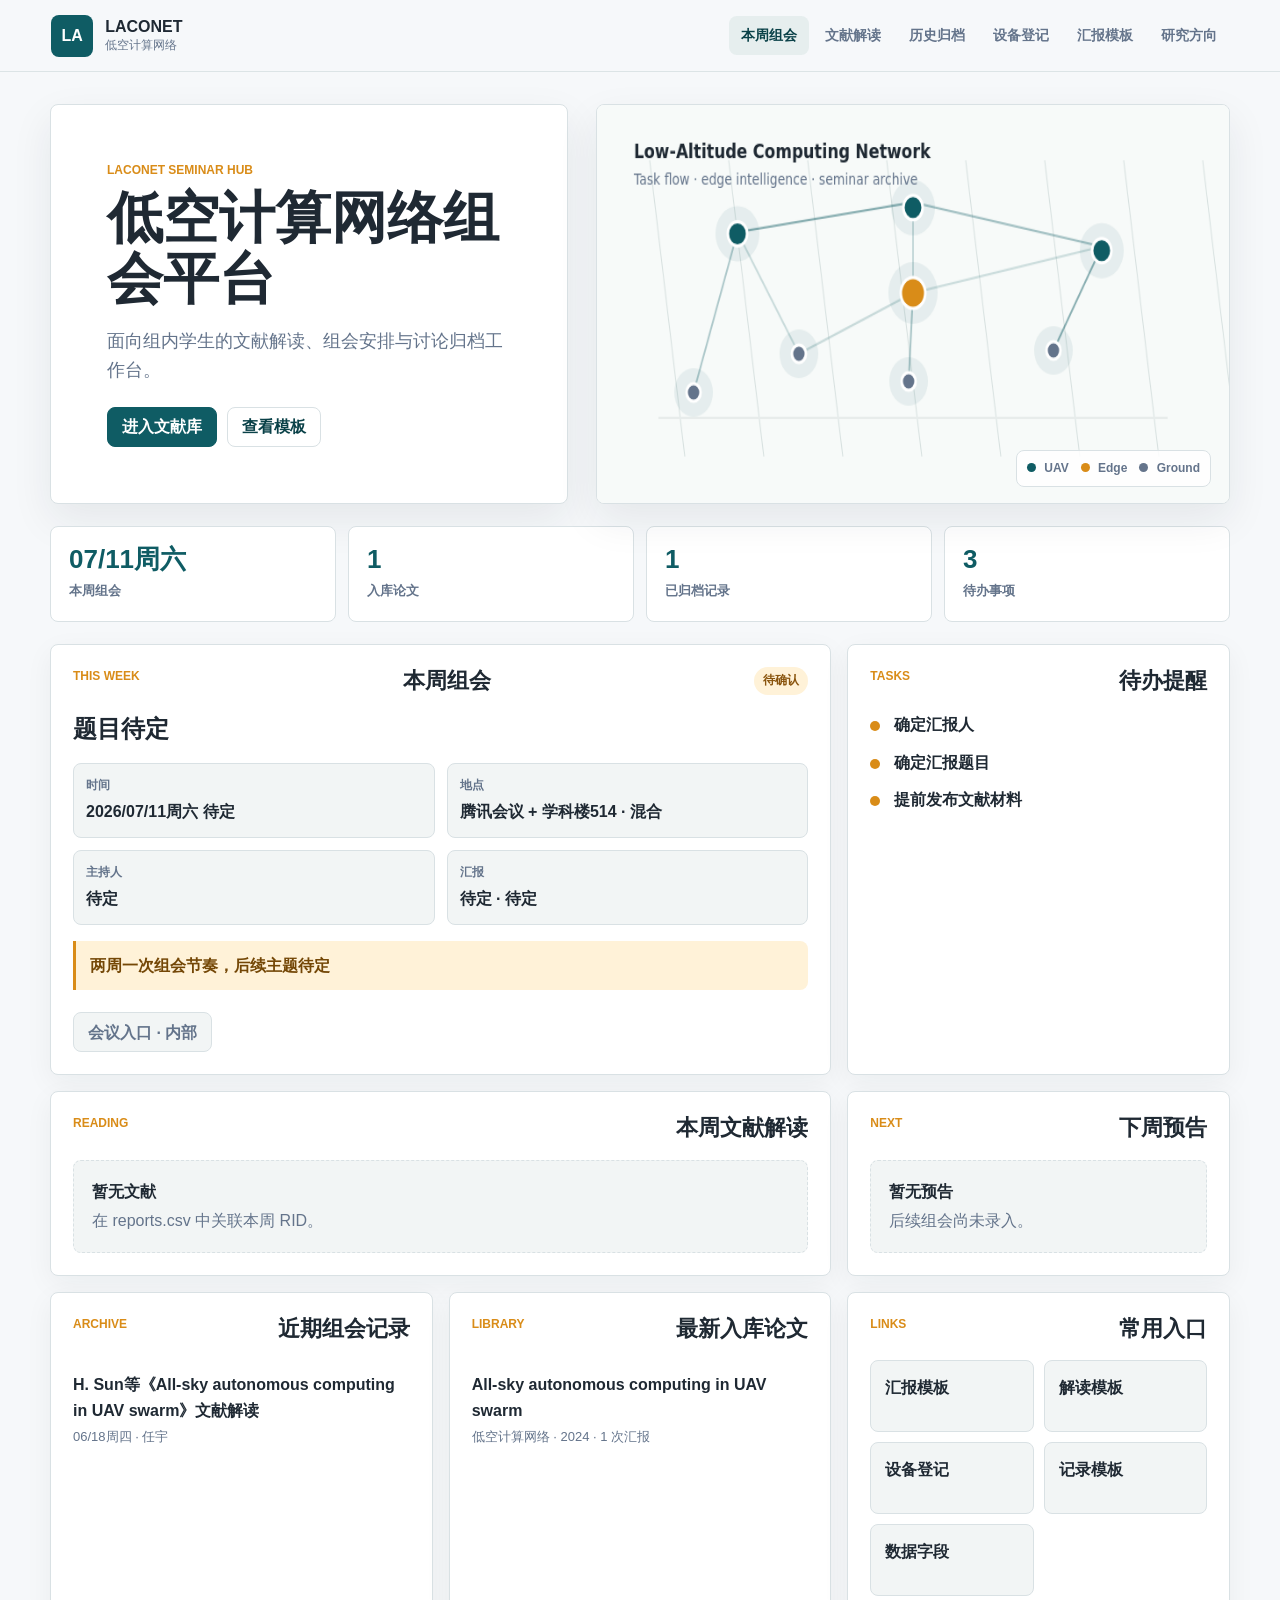
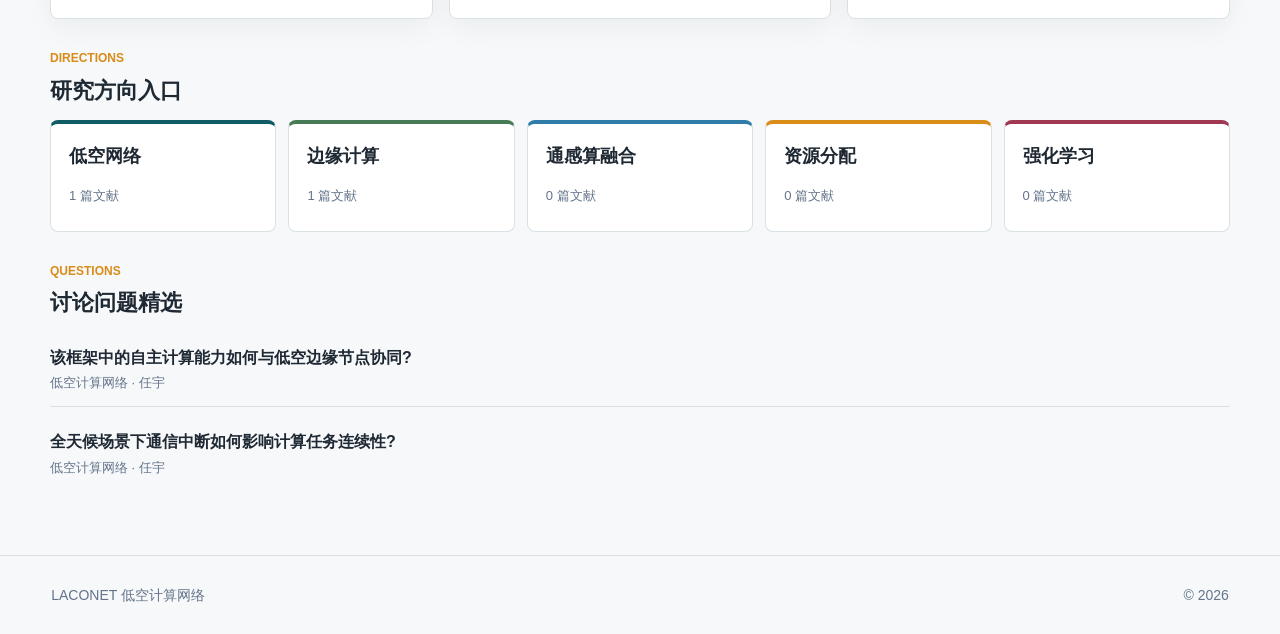
<file: index.html>
<!doctype html>
<html lang="zh-CN">
  <head>
    <meta charset="utf-8">
    <meta name="viewport" content="width=device-width, initial-scale=1">
    <title>LACONET 低空计算网络组会平台</title>
    <meta name="description" content="LACONET 低空计算网络组会、文献解读与讨论归档工作台。">
    <link rel="icon" href="assets/favicon.svg" type="image/svg+xml">
    <link rel="stylesheet" href="assets/css/styles.css?v=20260904-pid-rid">
  </head>
  <body data-page="home">
    <header class="site-header">
      <a class="brand" href="index.html" aria-label="LACONET 首页">
        <span class="brand-mark">LA</span>
        <span>
          <strong>LACONET</strong>
          <small>低空计算网络</small>
        </span>
      </a>
      <nav class="site-nav" aria-label="主导航">
        <a href="index.html" data-nav="home">本周组会</a>
        <a href="papers.html" data-nav="papers">文献解读</a>
        <a href="archive.html" data-nav="archive">历史归档</a>
        <a href="equipment.html" data-nav="equipment">设备登记</a>
        <a href="templates.html" data-nav="templates">汇报模板</a>
        <a href="directions.html" data-nav="directions">研究方向</a>
      </nav>
    </header>

    <main class="page-shell">
      <section class="workbench-hero">
        <div class="hero-copy">
          <p class="eyebrow">LACONET Seminar Hub</p>
          <h1>低空计算网络组会平台</h1>
          <p class="hero-lede">面向组内学生的文献解读、组会安排与讨论归档工作台。</p>
          <div class="hero-actions">
            <a class="button primary" href="papers.html">进入文献库</a>
            <a class="button ghost" href="templates.html">查看模板</a>
          </div>
        </div>
        <div class="network-panel" aria-label="低空网络拓扑视图">
          <canvas id="networkCanvas" width="720" height="360"></canvas>
          <div class="network-legend">
            <span><i class="legend-dot air"></i> UAV</span>
            <span><i class="legend-dot edge"></i> Edge</span>
            <span><i class="legend-dot ground"></i> Ground</span>
          </div>
        </div>
      </section>

      <section class="metric-strip" aria-label="组会概览">
        <article>
          <span id="metricMeetingDate">--</span>
          <strong>本周组会</strong>
        </article>
        <article>
          <span id="metricPaperCount">--</span>
          <strong>入库论文</strong>
        </article>
        <article>
          <span id="metricArchiveCount">--</span>
          <strong>已归档记录</strong>
        </article>
        <article>
          <span id="metricTodoCount">--</span>
          <strong>待办事项</strong>
        </article>
      </section>

      <section class="dashboard-grid">
        <article class="card span-2" id="currentMeetingCard">
          <div class="card-head">
            <p class="eyebrow">This Week</p>
            <h2>本周组会</h2>
          </div>
          <div class="skeleton-block"></div>
        </article>

        <article class="card" id="todoCard">
          <div class="card-head">
            <p class="eyebrow">Tasks</p>
            <h2>待办提醒</h2>
          </div>
          <div class="skeleton-block small"></div>
        </article>

        <article class="card span-2" id="currentPapersCard">
          <div class="card-head">
            <p class="eyebrow">Reading</p>
            <h2>本周文献解读</h2>
          </div>
          <div class="skeleton-block"></div>
        </article>

        <article class="card" id="nextMeetingCard">
          <div class="card-head">
            <p class="eyebrow">Next</p>
            <h2>下周预告</h2>
          </div>
          <div class="skeleton-block small"></div>
        </article>

        <article class="card" id="recentMeetingsCard">
          <div class="card-head">
            <p class="eyebrow">Archive</p>
            <h2>近期组会记录</h2>
          </div>
          <div class="skeleton-block"></div>
        </article>

        <article class="card" id="latestPapersCard">
          <div class="card-head">
            <p class="eyebrow">Library</p>
            <h2>最新入库论文</h2>
          </div>
          <div class="skeleton-block"></div>
        </article>

        <article class="card" id="quickLinksCard">
          <div class="card-head">
            <p class="eyebrow">Links</p>
            <h2>常用入口</h2>
          </div>
          <div class="quick-link-grid">
            <a href="templates.html">汇报模板</a>
            <a href="templates.html">解读模板</a>
            <a href="equipment.html">设备登记</a>
            <a href="templates.html">记录模板</a>
            <a href="docs/data-schema.md">数据字段</a>
          </div>
        </article>
      </section>

      <section class="section-block">
        <div class="section-title">
          <p class="eyebrow">Directions</p>
          <h2>研究方向入口</h2>
        </div>
        <div class="direction-grid" id="homeDirections"></div>
      </section>

      <section class="section-block">
        <div class="section-title">
          <p class="eyebrow">Questions</p>
          <h2>讨论问题精选</h2>
        </div>
        <div class="question-list" id="discussionQuestions"></div>
      </section>
    </main>

    <footer class="site-footer">
      <span>LACONET 低空计算网络</span>
      <span>© <span id="currentYear"></span></span>
    </footer>

    <script src="assets/js/data.js?v=20260904-pid-rid"></script>
    <script src="assets/js/main.js?v=20260904-pid-rid"></script>
  </body>
</html>
</file>
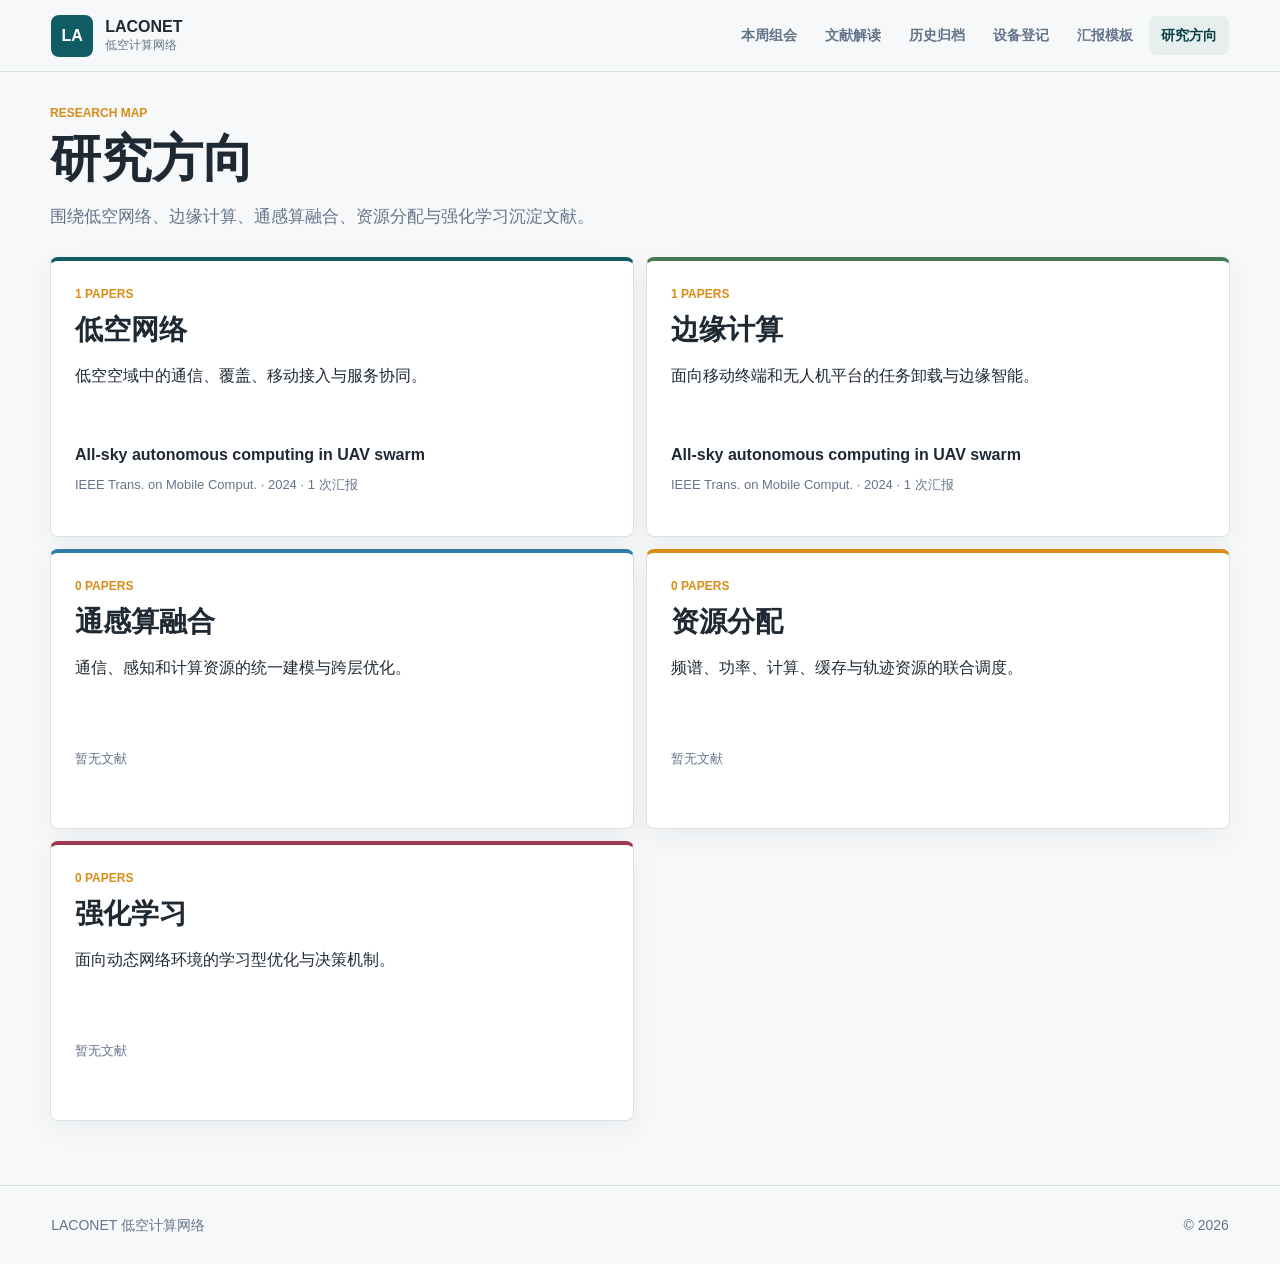
<file: directions.html>
<!doctype html>
<html lang="zh-CN">
  <head>
    <meta charset="utf-8">
    <meta name="viewport" content="width=device-width, initial-scale=1">
    <title>研究方向 | LACONET</title>
    <meta name="description" content="LACONET 低空计算网络研究方向与文献分布。">
    <link rel="icon" href="assets/favicon.svg" type="image/svg+xml">
    <link rel="stylesheet" href="assets/css/styles.css?v=20260904-pid-rid">
  </head>
  <body data-page="directions">
    <header class="site-header">
      <a class="brand" href="index.html" aria-label="LACONET 首页">
        <span class="brand-mark">LA</span>
        <span>
          <strong>LACONET</strong>
          <small>低空计算网络</small>
        </span>
      </a>
      <nav class="site-nav" aria-label="主导航">
        <a href="index.html" data-nav="home">本周组会</a>
        <a href="papers.html" data-nav="papers">文献解读</a>
        <a href="archive.html" data-nav="archive">历史归档</a>
        <a href="equipment.html" data-nav="equipment">设备登记</a>
        <a href="templates.html" data-nav="templates">汇报模板</a>
        <a href="directions.html" data-nav="directions">研究方向</a>
      </nav>
    </header>

    <main class="page-shell">
      <section class="page-heading">
        <p class="eyebrow">Research Map</p>
        <h1>研究方向</h1>
        <p>围绕低空网络、边缘计算、通感算融合、资源分配与强化学习沉淀文献。</p>
      </section>

      <section class="direction-map" id="directionMap"></section>
    </main>

    <footer class="site-footer">
      <span>LACONET 低空计算网络</span>
      <span>© <span id="currentYear"></span></span>
    </footer>

    <script src="assets/js/data.js?v=20260904-pid-rid"></script>
    <script src="assets/js/main.js?v=20260904-pid-rid"></script>
  </body>
</html>
</file>
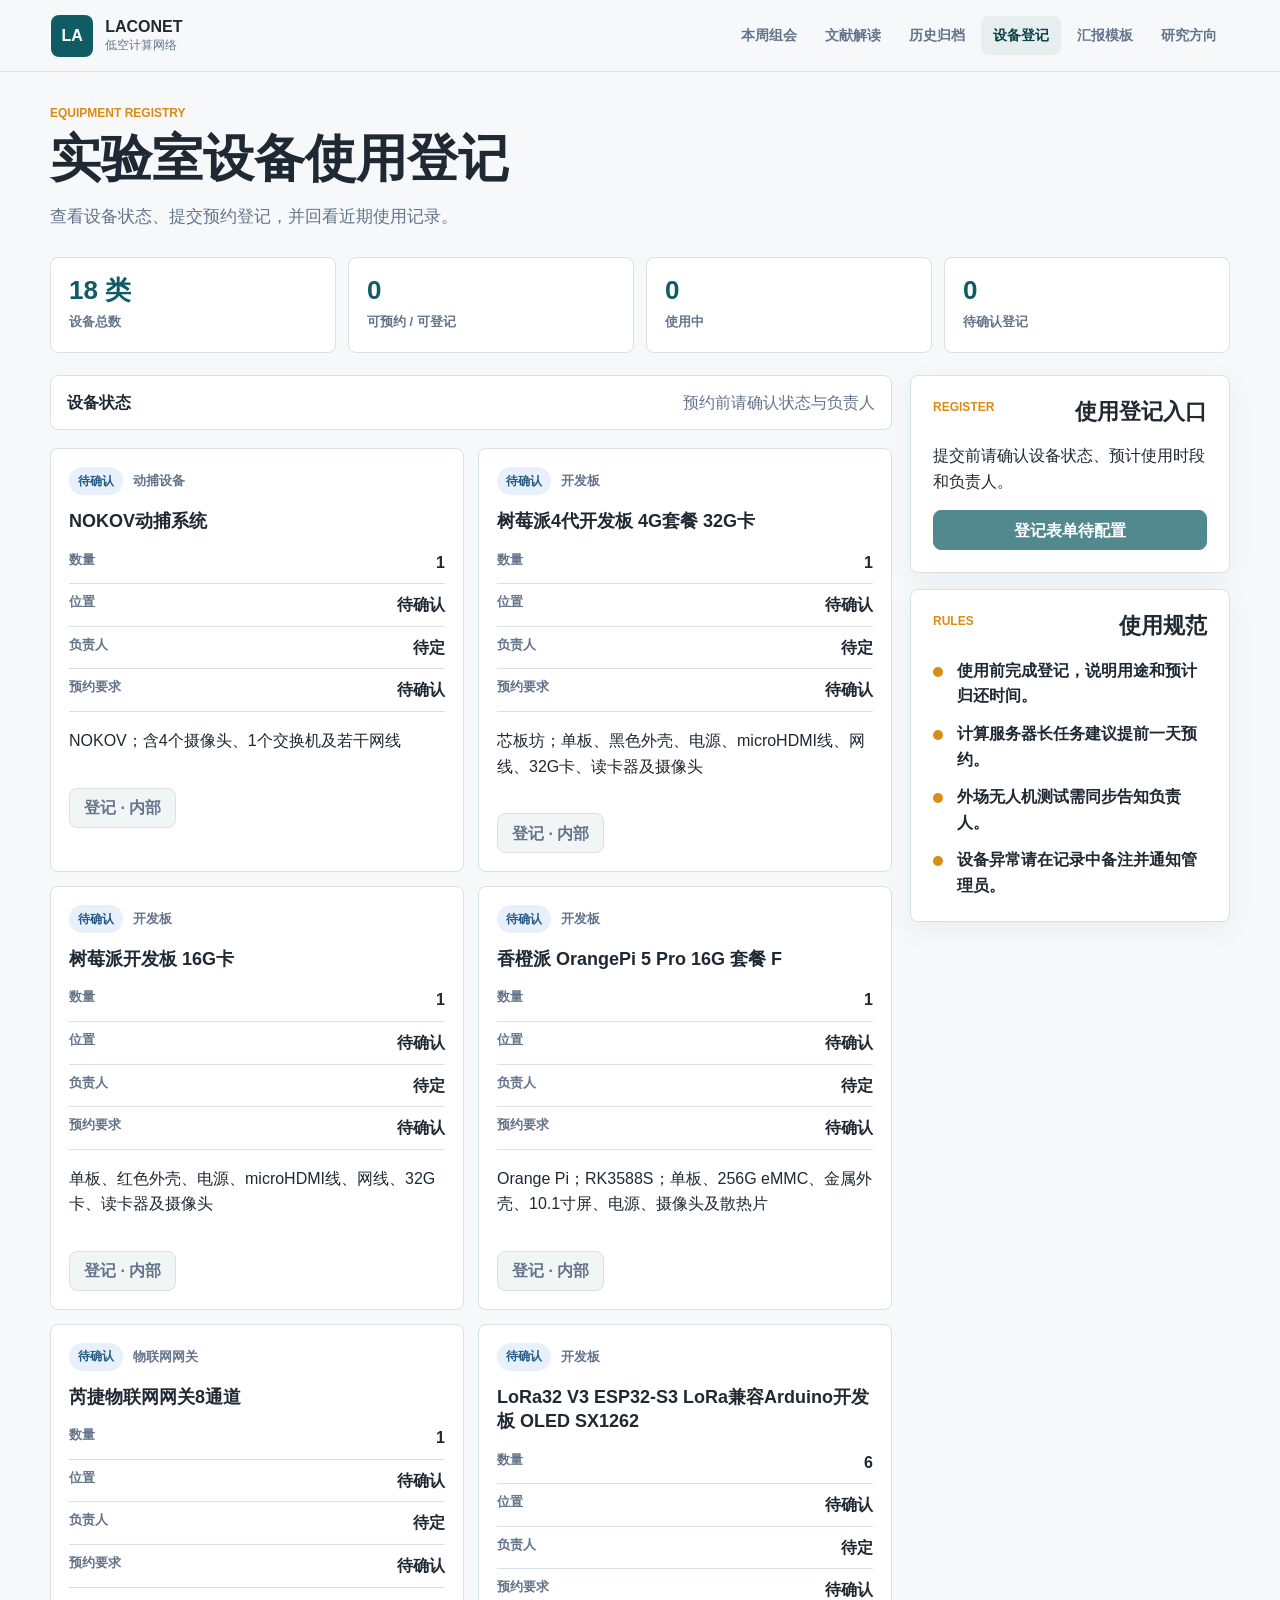
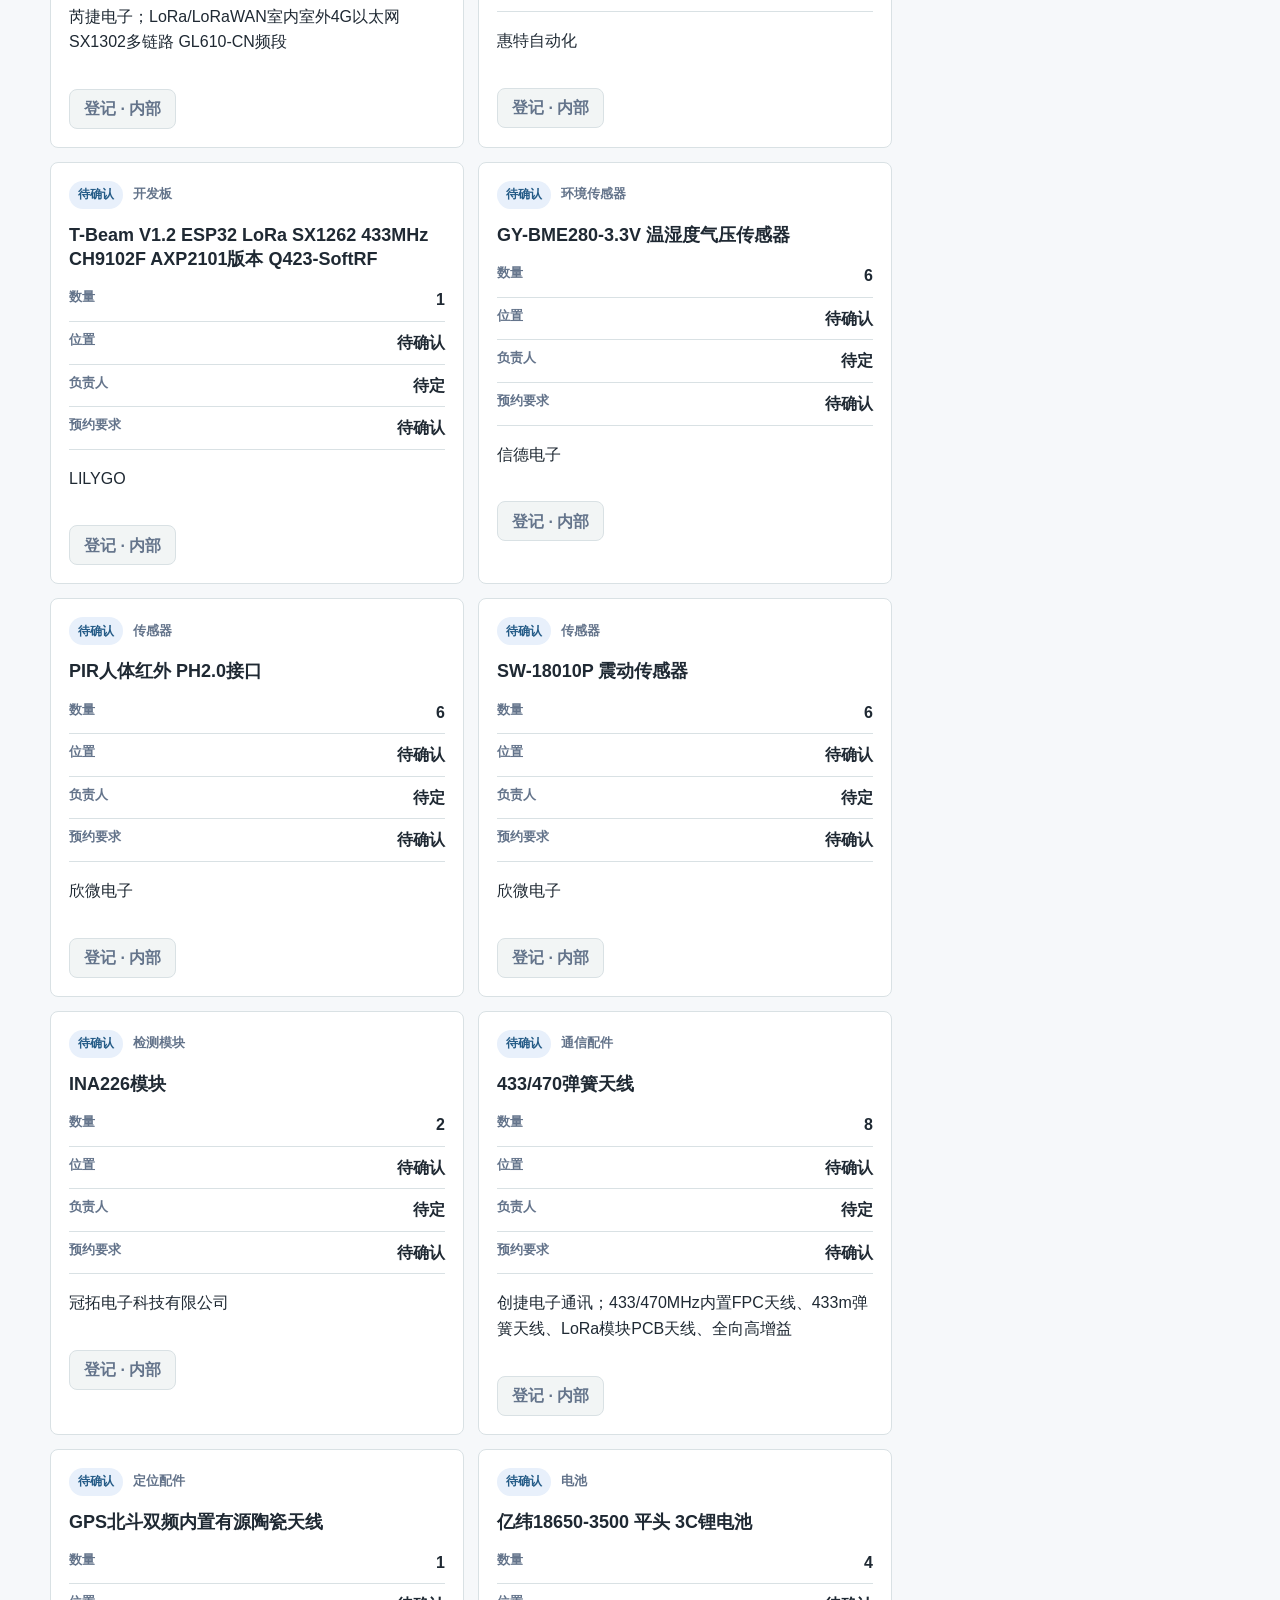
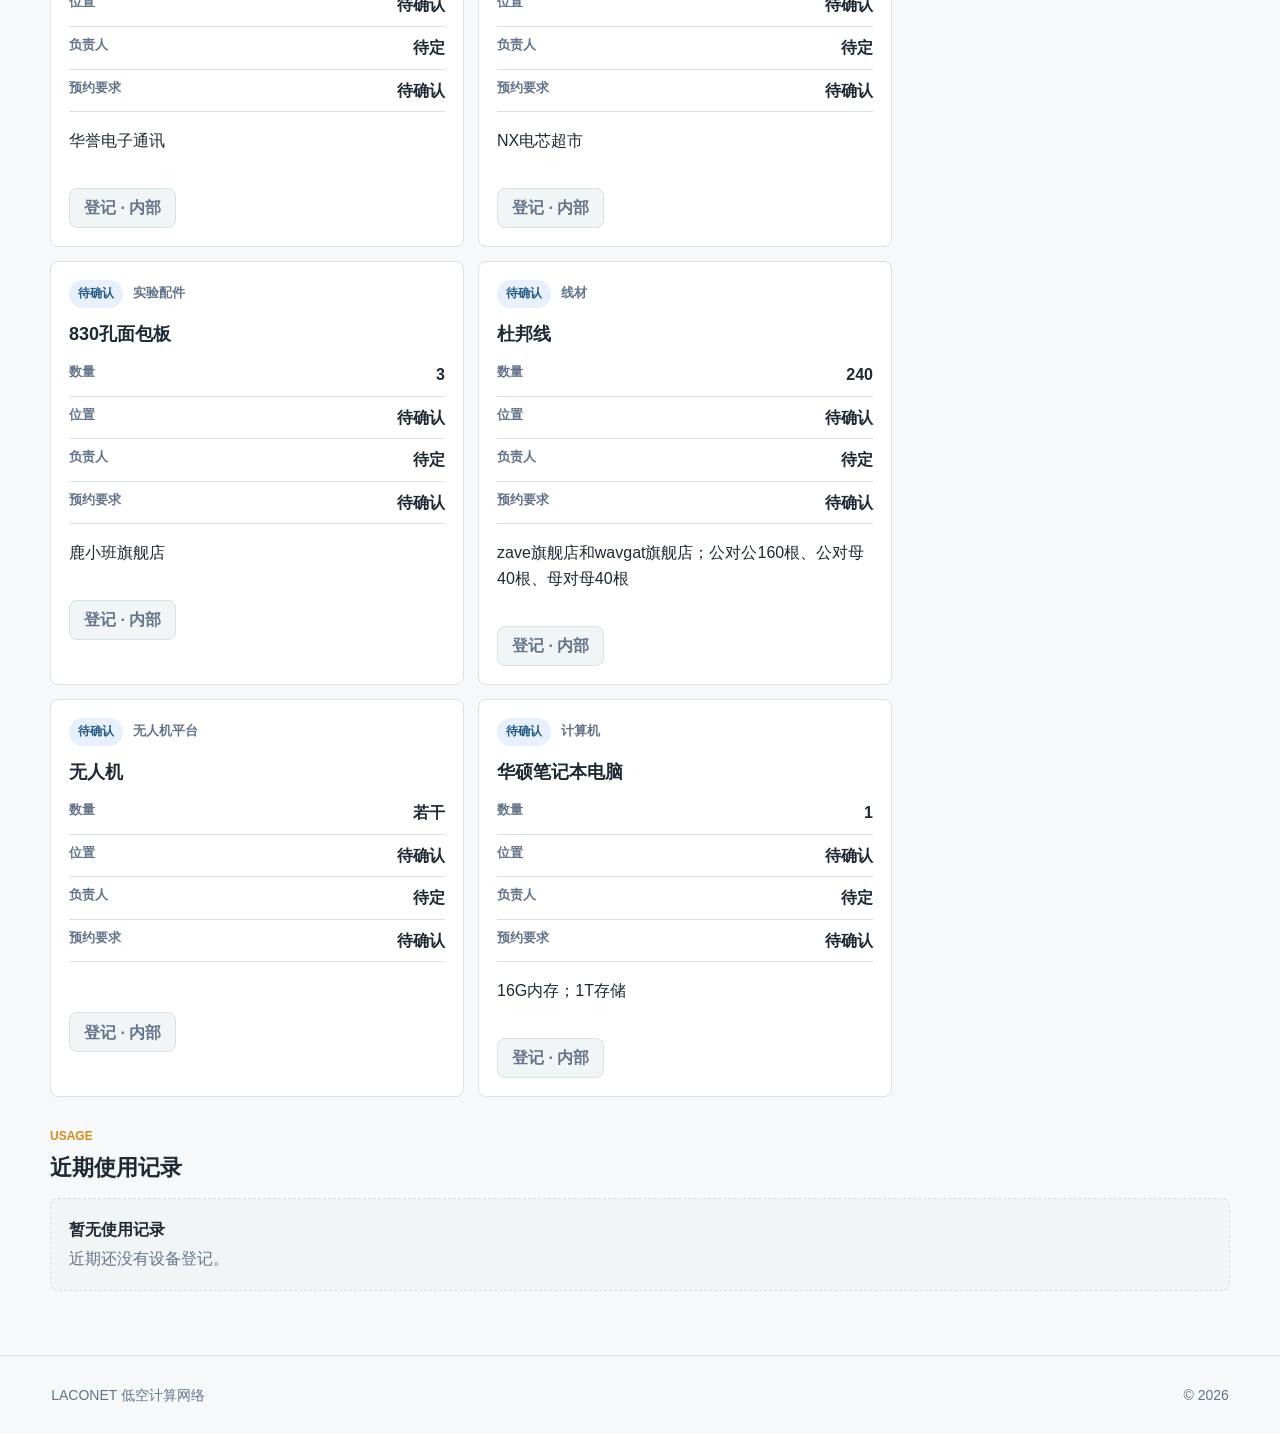
<file: equipment.html>
<!doctype html>
<html lang="zh-CN">
  <head>
    <meta charset="utf-8">
    <meta name="viewport" content="width=device-width, initial-scale=1">
    <title>设备登记 | LACONET</title>
    <meta name="description" content="LACONET 实验室设备状态、预约登记与使用记录。">
    <link rel="icon" href="assets/favicon.svg" type="image/svg+xml">
    <link rel="stylesheet" href="assets/css/styles.css?v=20260904-pid-rid">
  </head>
  <body data-page="equipment">
    <header class="site-header">
      <a class="brand" href="index.html" aria-label="LACONET 首页">
        <span class="brand-mark">LA</span>
        <span>
          <strong>LACONET</strong>
          <small>低空计算网络</small>
        </span>
      </a>
      <nav class="site-nav" aria-label="主导航">
        <a href="index.html" data-nav="home">本周组会</a>
        <a href="papers.html" data-nav="papers">文献解读</a>
        <a href="archive.html" data-nav="archive">历史归档</a>
        <a href="equipment.html" data-nav="equipment">设备登记</a>
        <a href="templates.html" data-nav="templates">汇报模板</a>
        <a href="directions.html" data-nav="directions">研究方向</a>
      </nav>
    </header>

    <main class="page-shell">
      <section class="page-heading">
        <p class="eyebrow">Equipment Registry</p>
        <h1>实验室设备使用登记</h1>
        <p>查看设备状态、提交预约登记，并回看近期使用记录。</p>
      </section>

      <section class="metric-strip equipment-metrics" aria-label="设备概览">
        <article>
          <span id="metricEquipmentTotal">--</span>
          <strong>设备总数</strong>
        </article>
        <article>
          <span id="metricEquipmentAvailable">--</span>
          <strong>可预约 / 可登记</strong>
        </article>
        <article>
          <span id="metricEquipmentUsing">--</span>
          <strong>使用中</strong>
        </article>
        <article>
          <span id="metricUsagePending">--</span>
          <strong>待确认登记</strong>
        </article>
      </section>

      <section class="equipment-layout">
        <section class="equipment-main">
          <div class="result-toolbar">
            <strong>设备状态</strong>
            <span>预约前请确认状态与负责人</span>
          </div>
          <div class="equipment-grid" id="equipmentGrid">
            <div class="skeleton-block"></div>
          </div>
        </section>

        <aside class="equipment-side">
          <article class="card" id="registrationCard">
            <div class="card-head">
              <p class="eyebrow">Register</p>
              <h2>使用登记入口</h2>
            </div>
            <div class="skeleton-block small"></div>
          </article>

          <article class="card">
            <div class="card-head">
              <p class="eyebrow">Rules</p>
              <h2>使用规范</h2>
            </div>
            <ul class="check-list">
              <li>使用前完成登记，说明用途和预计归还时间。</li>
              <li>计算服务器长任务建议提前一天预约。</li>
              <li>外场无人机测试需同步告知负责人。</li>
              <li>设备异常请在记录中备注并通知管理员。</li>
            </ul>
          </article>
        </aside>
      </section>

      <section class="section-block">
        <div class="section-title">
          <p class="eyebrow">Usage</p>
          <h2>近期使用记录</h2>
        </div>
        <div class="usage-list" id="usageList">
          <div class="skeleton-block"></div>
        </div>
      </section>
    </main>

    <footer class="site-footer">
      <span>LACONET 低空计算网络</span>
      <span>© <span id="currentYear"></span></span>
    </footer>

    <script src="assets/js/data.js?v=20260904-pid-rid"></script>
    <script src="assets/js/main.js?v=20260904-pid-rid"></script>
  </body>
</html>
</file>
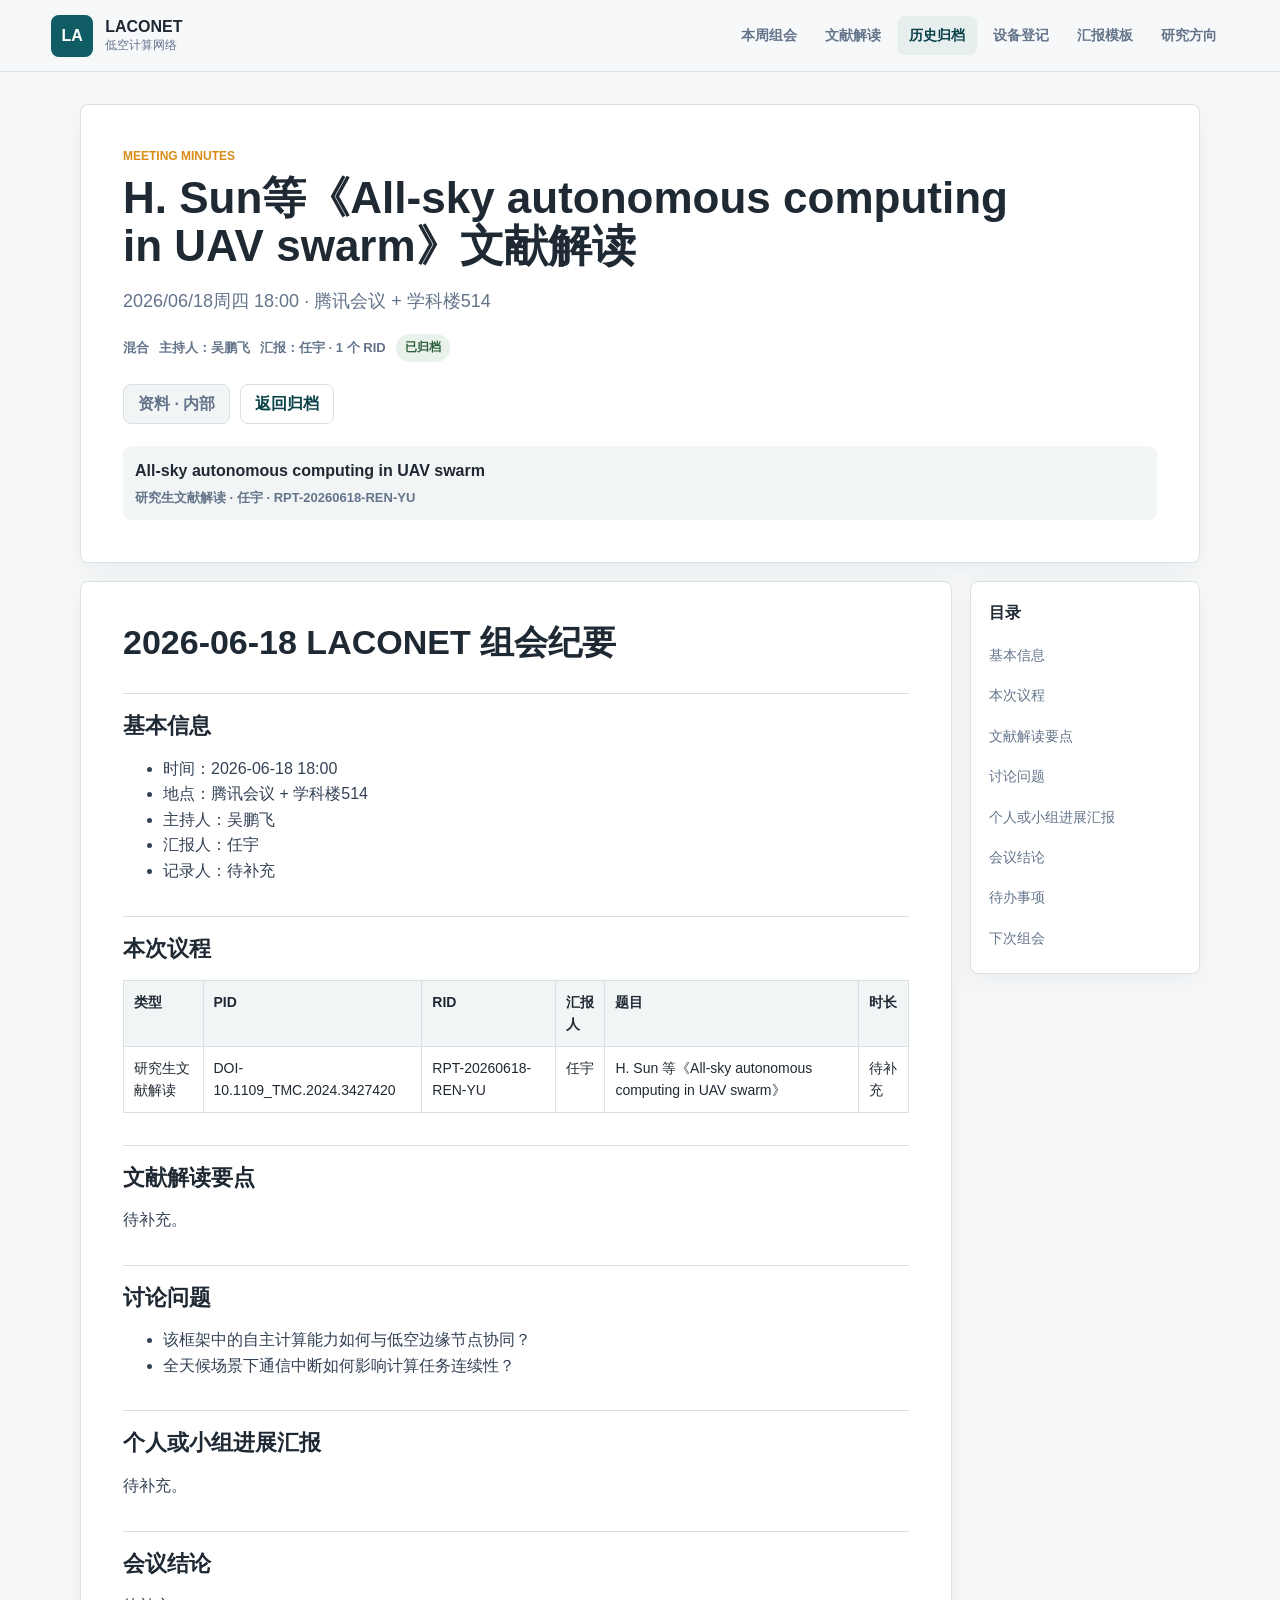
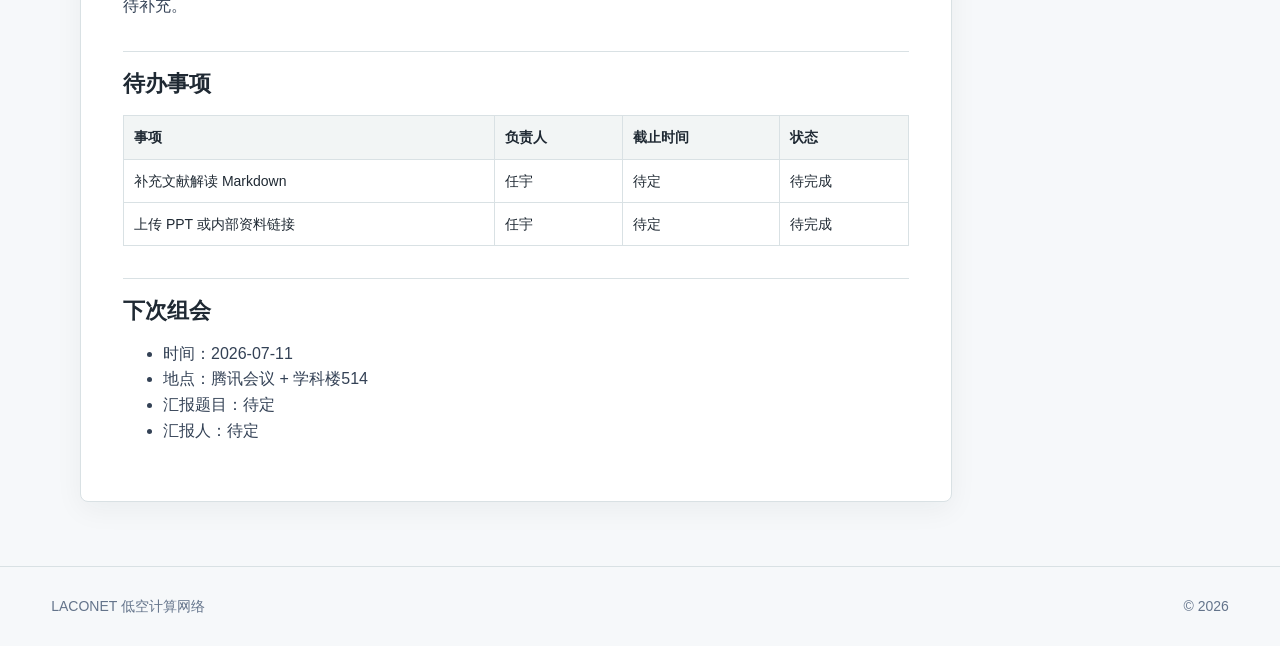
<file: meeting.html>
<!doctype html>
<html lang="zh-CN">
  <head>
    <meta charset="utf-8">
    <meta name="viewport" content="width=device-width, initial-scale=1">
    <title>会议纪要 | LACONET</title>
    <meta name="description" content="LACONET 组会会议纪要详情页。">
    <link rel="icon" href="assets/favicon.svg" type="image/svg+xml">
    <link rel="stylesheet" href="assets/css/styles.css?v=20260904-pid-rid">
  </head>
  <body data-page="meeting-detail">
    <header class="site-header">
      <a class="brand" href="index.html" aria-label="LACONET 首页">
        <span class="brand-mark">LA</span>
        <span>
          <strong>LACONET</strong>
          <small>低空计算网络</small>
        </span>
      </a>
      <nav class="site-nav" aria-label="主导航">
        <a href="index.html" data-nav="home">本周组会</a>
        <a href="papers.html" data-nav="papers">文献解读</a>
        <a href="archive.html" data-nav="archive">历史归档</a>
        <a href="equipment.html" data-nav="equipment">设备登记</a>
        <a href="templates.html" data-nav="templates">汇报模板</a>
        <a href="directions.html" data-nav="directions">研究方向</a>
      </nav>
    </header>

    <main class="page-shell detail-shell">
      <section class="paper-hero" id="meetingHero">
        <div class="skeleton-block"></div>
      </section>

      <div class="detail-layout">
        <article class="article-body" id="meetingArticle">
          <div class="skeleton-block tall"></div>
        </article>
        <aside class="toc-panel" aria-label="会议纪要目录">
          <strong>目录</strong>
          <nav id="meetingToc"></nav>
        </aside>
      </div>
    </main>

    <footer class="site-footer">
      <span>LACONET 低空计算网络</span>
      <span>© <span id="currentYear"></span></span>
    </footer>

    <script src="assets/js/data.js?v=20260904-pid-rid"></script>
    <script src="assets/js/main.js?v=20260904-pid-rid"></script>
  </body>
</html>
</file>
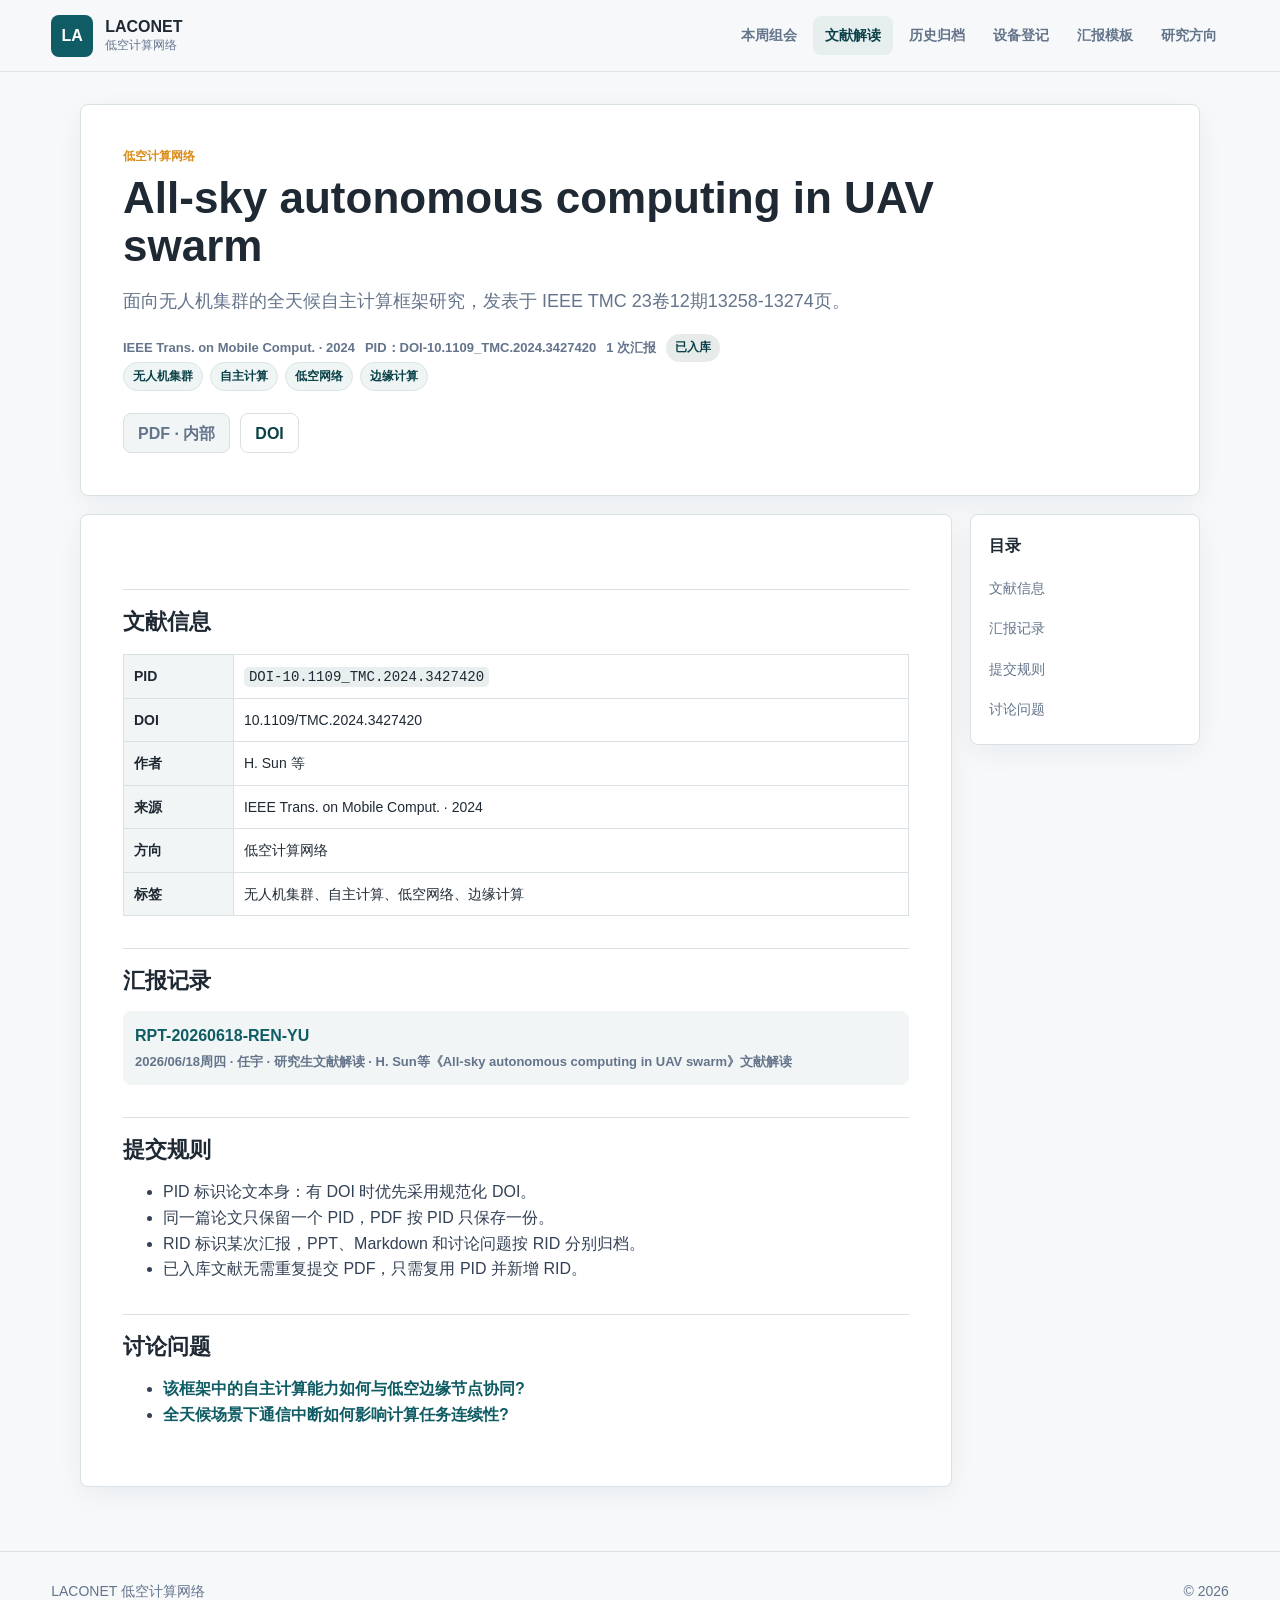
<file: paper.html>
<!doctype html>
<html lang="zh-CN">
  <head>
    <meta charset="utf-8">
    <meta name="viewport" content="width=device-width, initial-scale=1">
    <title>论文详情 | LACONET</title>
    <meta name="description" content="LACONET 论文详情页，按 PID 展示论文信息与关联汇报。">
    <link rel="icon" href="assets/favicon.svg" type="image/svg+xml">
    <link rel="stylesheet" href="assets/css/styles.css?v=20260904-pid-rid">
  </head>
  <body data-page="paper-detail">
    <header class="site-header">
      <a class="brand" href="index.html" aria-label="LACONET 首页">
        <span class="brand-mark">LA</span>
        <span>
          <strong>LACONET</strong>
          <small>低空计算网络</small>
        </span>
      </a>
      <nav class="site-nav" aria-label="主导航">
        <a href="index.html" data-nav="home">本周组会</a>
        <a href="papers.html" data-nav="papers">文献解读</a>
        <a href="archive.html" data-nav="archive">历史归档</a>
        <a href="equipment.html" data-nav="equipment">设备登记</a>
        <a href="templates.html" data-nav="templates">汇报模板</a>
        <a href="directions.html" data-nav="directions">研究方向</a>
      </nav>
    </header>

    <main class="page-shell detail-shell">
      <section class="paper-hero" id="paperHero">
        <div class="skeleton-block"></div>
      </section>

      <div class="detail-layout">
        <article class="article-body" id="paperArticle">
          <div class="skeleton-block tall"></div>
        </article>
        <aside class="toc-panel" aria-label="文献目录">
          <strong>目录</strong>
          <nav id="paperToc"></nav>
        </aside>
      </div>
    </main>

    <footer class="site-footer">
      <span>LACONET 低空计算网络</span>
      <span>© <span id="currentYear"></span></span>
    </footer>

    <script src="assets/js/data.js?v=20260904-pid-rid"></script>
    <script src="assets/js/main.js?v=20260904-pid-rid"></script>
  </body>
</html>
</file>
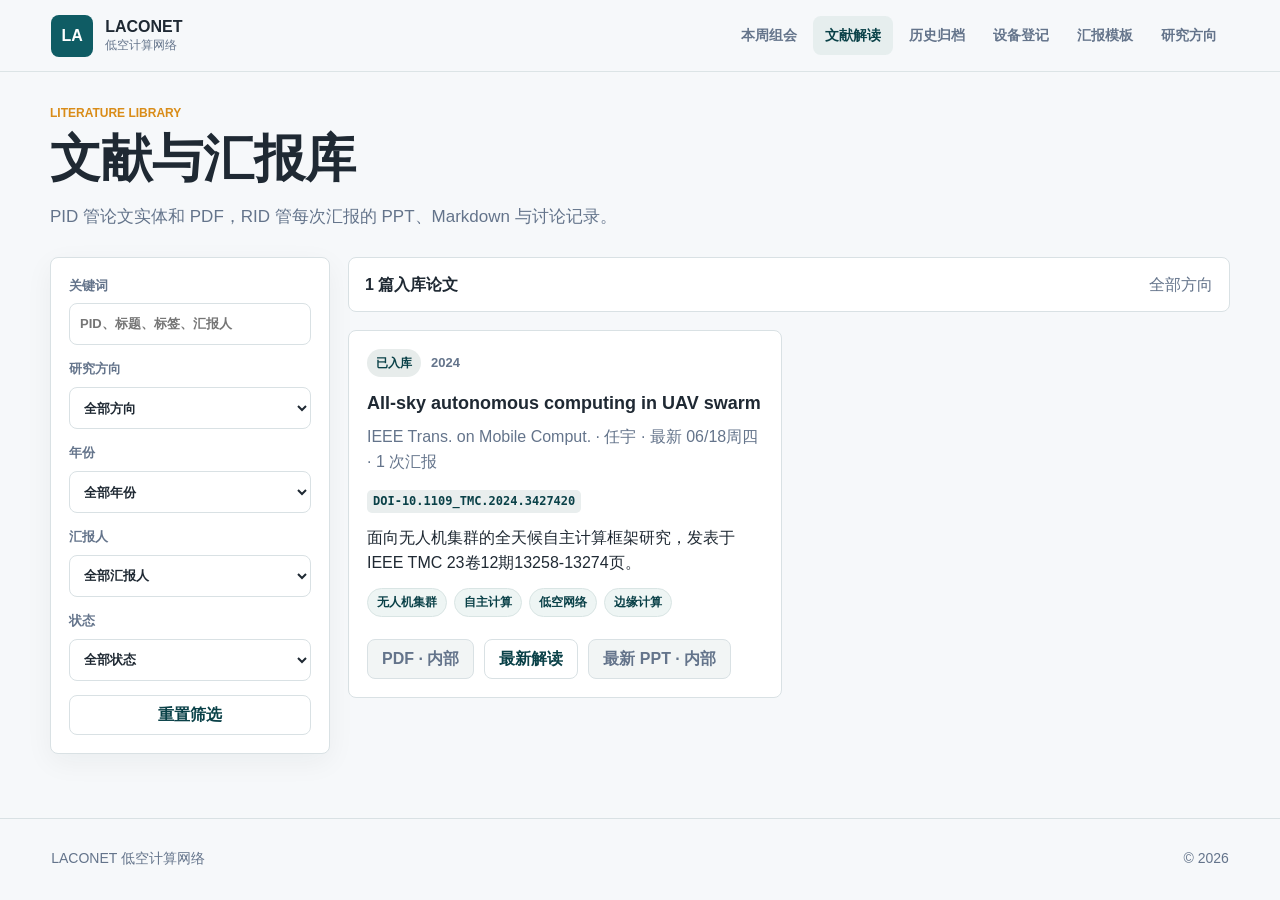
<file: papers.html>
<!doctype html>
<html lang="zh-CN">
  <head>
    <meta charset="utf-8">
    <meta name="viewport" content="width=device-width, initial-scale=1">
    <title>文献与汇报库 | LACONET</title>
    <meta name="description" content="LACONET 文献与汇报库，按 PID 管理论文，按 RID 查看每次组会汇报。">
    <link rel="icon" href="assets/favicon.svg" type="image/svg+xml">
    <link rel="stylesheet" href="assets/css/styles.css?v=20260904-pid-rid">
  </head>
  <body data-page="papers">
    <header class="site-header">
      <a class="brand" href="index.html" aria-label="LACONET 首页">
        <span class="brand-mark">LA</span>
        <span>
          <strong>LACONET</strong>
          <small>低空计算网络</small>
        </span>
      </a>
      <nav class="site-nav" aria-label="主导航">
        <a href="index.html" data-nav="home">本周组会</a>
        <a href="papers.html" data-nav="papers">文献解读</a>
        <a href="archive.html" data-nav="archive">历史归档</a>
        <a href="equipment.html" data-nav="equipment">设备登记</a>
        <a href="templates.html" data-nav="templates">汇报模板</a>
        <a href="directions.html" data-nav="directions">研究方向</a>
      </nav>
    </header>

    <main class="page-shell">
      <section class="page-heading">
        <p class="eyebrow">Literature Library</p>
        <h1>文献与汇报库</h1>
        <p>PID 管论文实体和 PDF，RID 管每次汇报的 PPT、Markdown 与讨论记录。</p>
      </section>

      <section class="library-layout">
        <aside class="filter-panel" aria-label="文献筛选">
          <label>
            <span>关键词</span>
            <input id="paperSearch" type="search" placeholder="PID、标题、标签、汇报人">
          </label>
          <label>
            <span>研究方向</span>
            <select id="directionFilter"></select>
          </label>
          <label>
            <span>年份</span>
            <select id="yearFilter"></select>
          </label>
          <label>
            <span>汇报人</span>
            <select id="presenterFilter"></select>
          </label>
          <label>
            <span>状态</span>
            <select id="statusFilter"></select>
          </label>
          <button class="button ghost full" id="resetFilters" type="button">重置筛选</button>
        </aside>

        <section class="library-results">
          <div class="result-toolbar">
            <strong id="paperResultCount">-- 篇入库论文</strong>
            <span id="paperResultMeta">全部方向</span>
          </div>
          <div class="paper-grid" id="paperGrid"></div>
        </section>
      </section>
    </main>

    <footer class="site-footer">
      <span>LACONET 低空计算网络</span>
      <span>© <span id="currentYear"></span></span>
    </footer>

    <script src="assets/js/data.js?v=20260904-pid-rid"></script>
    <script src="assets/js/main.js?v=20260904-pid-rid"></script>
  </body>
</html>
</file>
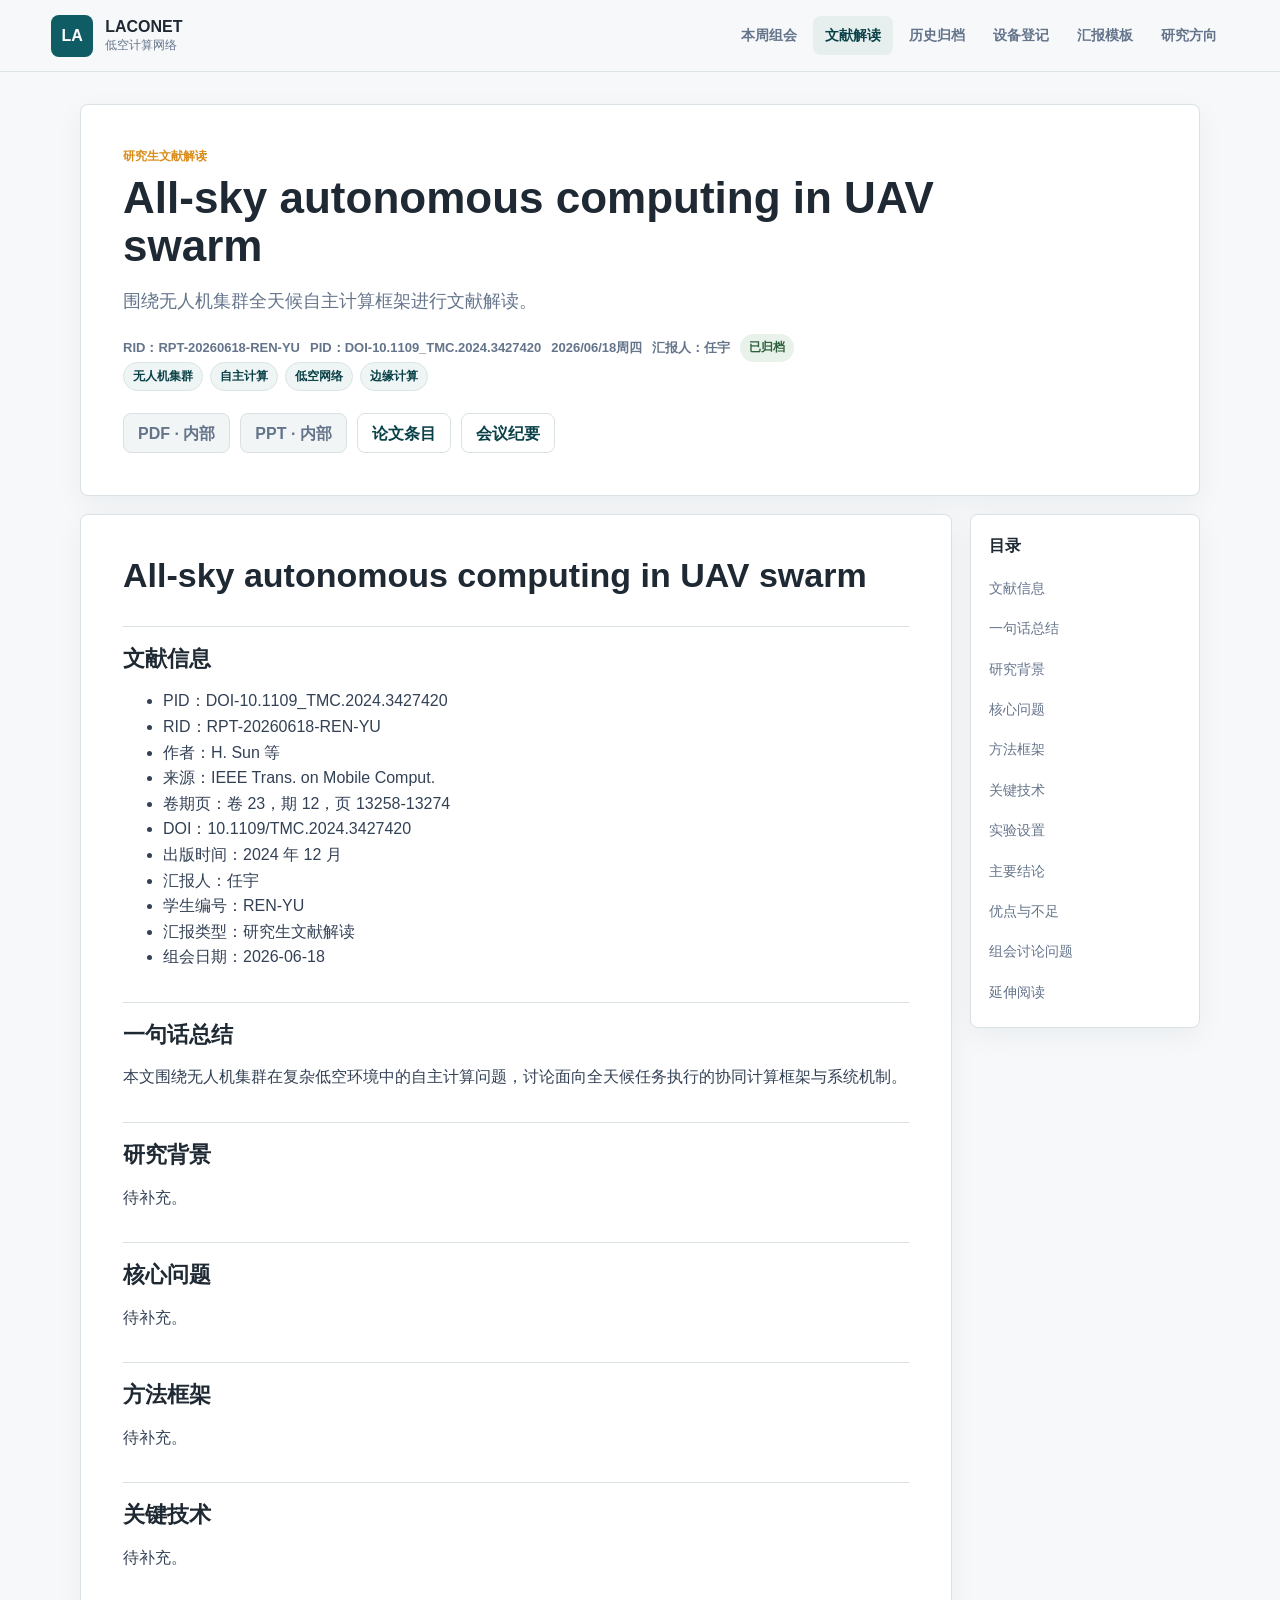
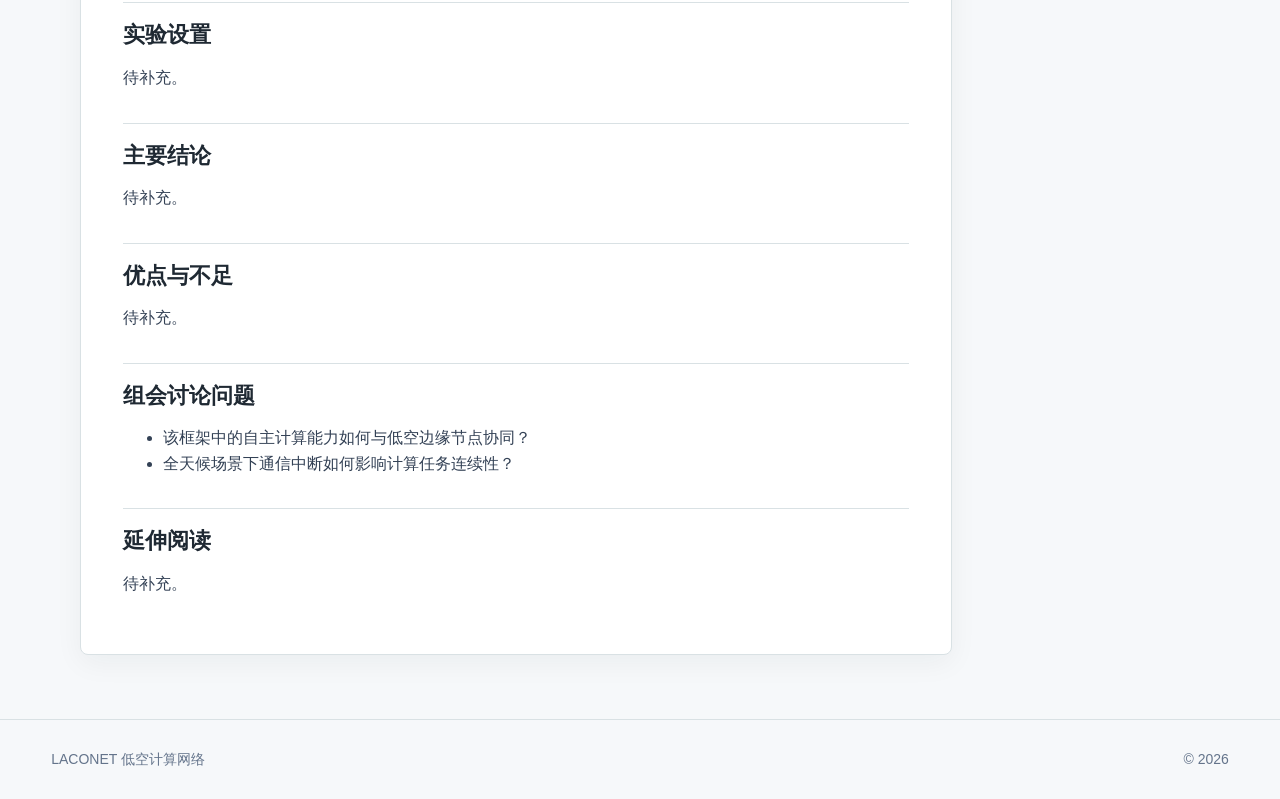
<file: report.html>
<!doctype html>
<html lang="zh-CN">
  <head>
    <meta charset="utf-8">
    <meta name="viewport" content="width=device-width, initial-scale=1">
    <title>汇报详情 | LACONET</title>
    <meta name="description" content="LACONET 文献汇报详情页，按 RID 展示每次组会解读记录。">
    <link rel="icon" href="assets/favicon.svg" type="image/svg+xml">
    <link rel="stylesheet" href="assets/css/styles.css?v=20260904-pid-rid">
  </head>
  <body data-page="report-detail">
    <header class="site-header">
      <a class="brand" href="index.html" aria-label="LACONET 首页">
        <span class="brand-mark">LA</span>
        <span>
          <strong>LACONET</strong>
          <small>低空计算网络</small>
        </span>
      </a>
      <nav class="site-nav" aria-label="主导航">
        <a href="index.html" data-nav="home">本周组会</a>
        <a href="papers.html" data-nav="papers">文献解读</a>
        <a href="archive.html" data-nav="archive">历史归档</a>
        <a href="equipment.html" data-nav="equipment">设备登记</a>
        <a href="templates.html" data-nav="templates">汇报模板</a>
        <a href="directions.html" data-nav="directions">研究方向</a>
      </nav>
    </header>

    <main class="page-shell detail-shell">
      <section class="paper-hero" id="reportHero">
        <div class="skeleton-block"></div>
      </section>

      <div class="detail-layout">
        <article class="article-body" id="reportArticle">
          <div class="skeleton-block tall"></div>
        </article>
        <aside class="toc-panel" aria-label="汇报目录">
          <strong>目录</strong>
          <nav id="reportToc"></nav>
        </aside>
      </div>
    </main>

    <footer class="site-footer">
      <span>LACONET 低空计算网络</span>
      <span>© <span id="currentYear"></span></span>
    </footer>

    <script src="assets/js/data.js?v=20260904-pid-rid"></script>
    <script src="assets/js/main.js?v=20260904-pid-rid"></script>
  </body>
</html>
</file>
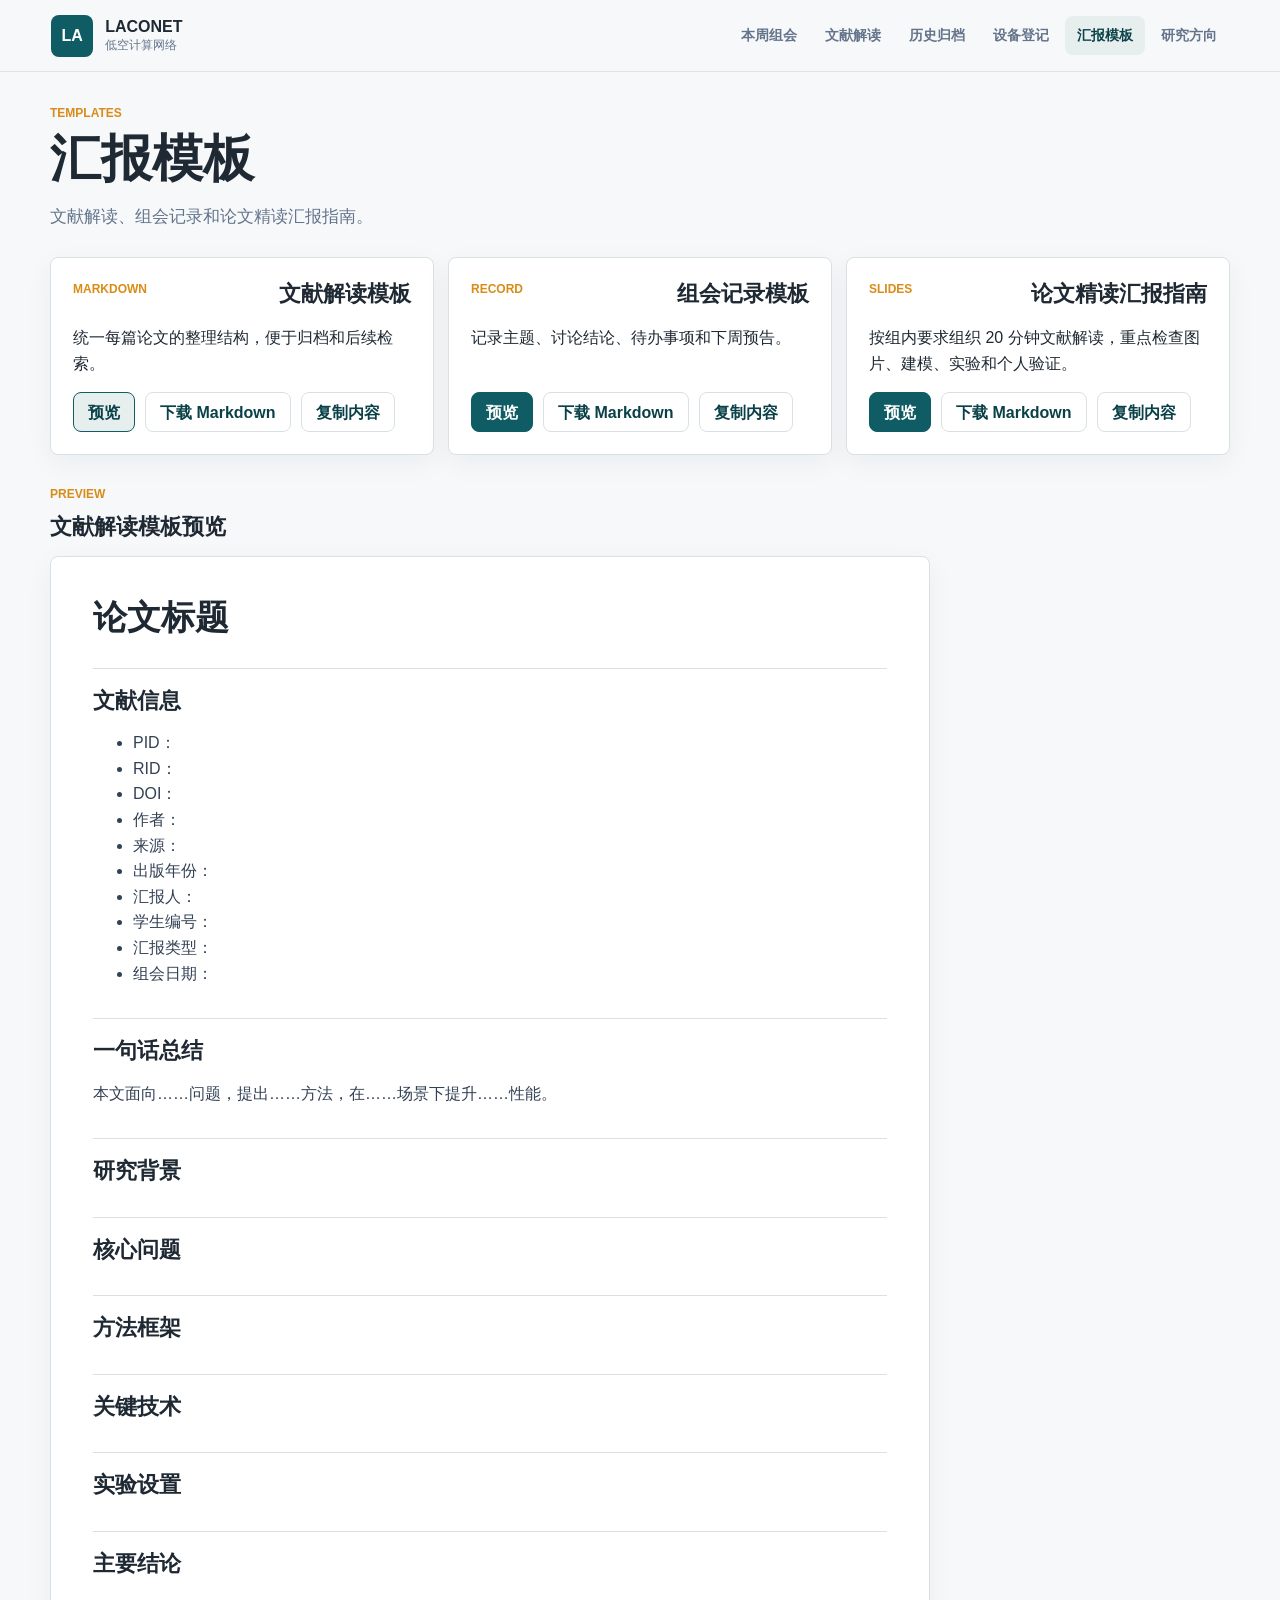
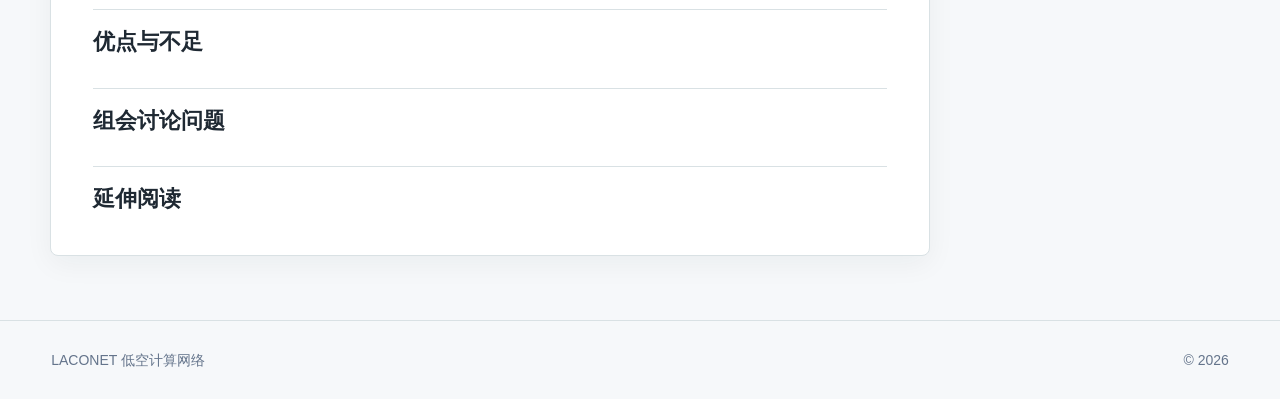
<file: templates.html>
<!doctype html>
<html lang="zh-CN">
  <head>
    <meta charset="utf-8">
    <meta name="viewport" content="width=device-width, initial-scale=1">
    <title>汇报模板 | LACONET</title>
    <meta name="description" content="LACONET 文献解读、组会记录与 PPT 检查模板。">
    <link rel="icon" href="assets/favicon.svg" type="image/svg+xml">
    <link rel="stylesheet" href="assets/css/styles.css?v=20260904-pid-rid">
  </head>
  <body data-page="templates">
    <header class="site-header">
      <a class="brand" href="index.html" aria-label="LACONET 首页">
        <span class="brand-mark">LA</span>
        <span>
          <strong>LACONET</strong>
          <small>低空计算网络</small>
        </span>
      </a>
      <nav class="site-nav" aria-label="主导航">
        <a href="index.html" data-nav="home">本周组会</a>
        <a href="papers.html" data-nav="papers">文献解读</a>
        <a href="archive.html" data-nav="archive">历史归档</a>
        <a href="equipment.html" data-nav="equipment">设备登记</a>
        <a href="templates.html" data-nav="templates">汇报模板</a>
        <a href="directions.html" data-nav="directions">研究方向</a>
      </nav>
    </header>

    <main class="page-shell">
      <section class="page-heading">
        <p class="eyebrow">Templates</p>
        <h1>汇报模板</h1>
        <p>文献解读、组会记录和论文精读汇报指南。</p>
      </section>

      <section class="template-grid">
        <article class="card template-card">
          <div class="card-head">
            <p class="eyebrow">Markdown</p>
            <h2>文献解读模板</h2>
          </div>
          <p>统一每篇论文的整理结构，便于归档和后续检索。</p>
          <div class="template-actions">
            <button class="button primary" type="button" data-template-select="literature">预览</button>
            <button class="button ghost" type="button" data-template-download="literature">下载 Markdown</button>
            <button class="button ghost" type="button" data-template-copy="literature">复制内容</button>
          </div>
        </article>
        <article class="card template-card">
          <div class="card-head">
            <p class="eyebrow">Record</p>
            <h2>组会记录模板</h2>
          </div>
          <p>记录主题、讨论结论、待办事项和下周预告。</p>
          <div class="template-actions">
            <button class="button primary" type="button" data-template-select="meeting">预览</button>
            <button class="button ghost" type="button" data-template-download="meeting">下载 Markdown</button>
            <button class="button ghost" type="button" data-template-copy="meeting">复制内容</button>
          </div>
        </article>
        <article class="card template-card">
          <div class="card-head">
            <p class="eyebrow">Slides</p>
            <h2>论文精读汇报指南</h2>
          </div>
          <p>按组内要求组织 20 分钟文献解读，重点检查图片、建模、实验和个人验证。</p>
          <div class="template-actions">
            <button class="button primary" type="button" data-template-select="slides">预览</button>
            <button class="button ghost" type="button" data-template-download="slides">下载 Markdown</button>
            <button class="button ghost" type="button" data-template-copy="slides">复制内容</button>
          </div>
        </article>
      </section>

      <section class="section-block">
        <div class="section-title">
          <p class="eyebrow">Preview</p>
          <h2 id="templatePreviewTitle">文献解读模板预览</h2>
        </div>
        <article class="article-body compact" id="templatePreview">
          <div class="skeleton-block tall"></div>
        </article>
      </section>
    </main>

    <footer class="site-footer">
      <span>LACONET 低空计算网络</span>
      <span>© <span id="currentYear"></span></span>
    </footer>

    <script src="assets/js/data.js?v=20260904-pid-rid"></script>
    <script src="assets/js/main.js?v=20260904-pid-rid"></script>
  </body>
</html>
</file>
<file: assets/css/styles.css>
:root {
  --bg: #f6f8fa;
  --surface: #ffffff;
  --surface-soft: #f2f5f5;
  --text: #1f2933;
  --muted: #64748b;
  --line: #d9e1e4;
  --primary: #0f5c64;
  --primary-dark: #0a4148;
  --accent: #d98c18;
  --accent-soft: #fff2d8;
  --green: #477b55;
  --blue: #2f7ca8;
  --rose: #9f3952;
  --shadow: 0 16px 42px rgba(20, 35, 45, 0.08);
  --radius: 8px;
  color-scheme: light;
}

* {
  box-sizing: border-box;
}

html {
  scroll-behavior: smooth;
}

body {
  margin: 0;
  background: var(--bg);
  color: var(--text);
  font-family: "Inter", "Segoe UI", "PingFang SC", "Microsoft YaHei", Arial, sans-serif;
  line-height: 1.6;
  letter-spacing: 0;
}

a {
  color: inherit;
  text-decoration: none;
}

button,
input,
select {
  font: inherit;
}

.site-header {
  position: sticky;
  top: 0;
  z-index: 20;
  display: flex;
  align-items: center;
  justify-content: space-between;
  gap: 24px;
  min-height: 72px;
  padding: 12px clamp(20px, 4vw, 56px);
  border-bottom: 1px solid rgba(217, 225, 228, 0.9);
  background: rgba(246, 248, 250, 0.94);
  backdrop-filter: blur(18px);
}

.brand {
  display: inline-flex;
  align-items: center;
  gap: 12px;
  min-width: 220px;
}

.brand-mark {
  display: grid;
  width: 42px;
  height: 42px;
  place-items: center;
  border-radius: var(--radius);
  background: var(--primary);
  color: #fff;
  font-weight: 800;
}

.brand strong,
.brand small {
  display: block;
  line-height: 1.15;
}

.brand small {
  color: var(--muted);
  font-size: 12px;
  margin-top: 3px;
}

.site-nav {
  display: flex;
  align-items: center;
  justify-content: flex-end;
  gap: 4px;
  flex-wrap: wrap;
}

.site-nav a {
  display: inline-flex;
  align-items: center;
  min-height: 38px;
  padding: 8px 12px;
  border-radius: var(--radius);
  color: var(--muted);
  font-size: 14px;
  font-weight: 650;
}

.site-nav a:hover,
.site-nav a[aria-current] {
  background: #e6eeee;
  color: var(--primary-dark);
}

.page-shell {
  width: min(1180px, calc(100% - 32px));
  margin: 0 auto;
  padding: 32px 0 64px;
}

.workbench-hero {
  display: grid;
  grid-template-columns: minmax(0, 0.9fr) minmax(460px, 1.1fr);
  gap: 28px;
  align-items: stretch;
  margin-bottom: 20px;
}

.hero-copy {
  display: flex;
  min-height: 320px;
  flex-direction: column;
  justify-content: center;
  padding: clamp(28px, 5vw, 56px);
  border: 1px solid var(--line);
  border-radius: var(--radius);
  background: var(--surface);
  box-shadow: var(--shadow);
}

.eyebrow {
  margin: 0 0 8px;
  color: var(--accent);
  font-size: 12px;
  font-weight: 800;
  letter-spacing: 0;
  text-transform: uppercase;
}

h1,
h2,
h3,
p {
  overflow-wrap: anywhere;
}

h1 {
  margin: 0;
  font-size: clamp(32px, 5vw, 56px);
  line-height: 1.08;
  letter-spacing: 0;
}

h2 {
  margin: 0;
  font-size: 22px;
  line-height: 1.25;
  letter-spacing: 0;
}

h3 {
  margin: 0;
  font-size: 18px;
  line-height: 1.35;
  letter-spacing: 0;
}

.hero-lede {
  max-width: 540px;
  margin: 18px 0 0;
  color: var(--muted);
  font-size: 18px;
}

.hero-actions,
.material-row {
  display: flex;
  flex-wrap: wrap;
  gap: 10px;
  margin-top: 22px;
}

.button,
.material {
  display: inline-flex;
  align-items: center;
  justify-content: center;
  min-height: 40px;
  padding: 9px 14px;
  border: 1px solid var(--line);
  border-radius: var(--radius);
  background: var(--surface);
  color: var(--primary-dark);
  font-weight: 750;
  line-height: 1.2;
}

.button.primary {
  border-color: var(--primary);
  background: var(--primary);
  color: #fff;
}

.button.ghost:hover,
.button.primary:hover,
.material:hover {
  transform: translateY(-1px);
}

.button.full {
  width: 100%;
}

.material.disabled {
  background: var(--surface-soft);
  color: var(--muted);
  cursor: default;
}

.network-panel {
  position: relative;
  min-height: 320px;
  overflow: hidden;
  border: 1px solid var(--line);
  border-radius: var(--radius);
  background: var(--surface);
  box-shadow: var(--shadow);
}

.network-panel canvas {
  display: block;
  width: 100%;
  height: 100%;
  min-height: 320px;
}

.network-legend {
  position: absolute;
  right: 18px;
  bottom: 16px;
  display: flex;
  gap: 12px;
  flex-wrap: wrap;
  padding: 8px 10px;
  border: 1px solid var(--line);
  border-radius: var(--radius);
  background: rgba(255, 255, 255, 0.86);
  color: var(--muted);
  font-size: 12px;
  font-weight: 750;
}

.legend-dot {
  display: inline-block;
  width: 9px;
  height: 9px;
  margin-right: 5px;
  border-radius: 999px;
}

.legend-dot.air {
  background: var(--primary);
}

.legend-dot.edge {
  background: var(--accent);
}

.legend-dot.ground {
  background: var(--muted);
}

.metric-strip {
  display: grid;
  grid-template-columns: repeat(4, minmax(0, 1fr));
  gap: 12px;
  margin: 22px 0;
}

.metric-strip article {
  min-height: 96px;
  padding: 18px;
  border: 1px solid var(--line);
  border-radius: var(--radius);
  background: var(--surface);
}

.metric-strip span {
  display: block;
  color: var(--primary);
  font-size: 26px;
  font-weight: 850;
  line-height: 1.1;
}

.metric-strip strong {
  display: block;
  margin-top: 8px;
  color: var(--muted);
  font-size: 13px;
}

.dashboard-grid {
  display: grid;
  grid-template-columns: repeat(3, minmax(0, 1fr));
  gap: 16px;
}

.span-2 {
  grid-column: span 2;
}

.card,
.filter-panel,
.archive-content,
.direction-detail,
.paper-hero,
.article-body,
.toc-panel {
  border: 1px solid var(--line);
  border-radius: var(--radius);
  background: var(--surface);
  box-shadow: 0 8px 28px rgba(20, 35, 45, 0.05);
}

.card {
  padding: 22px;
}

.card-head,
.result-toolbar {
  display: flex;
  align-items: flex-start;
  justify-content: space-between;
  gap: 16px;
  margin-bottom: 18px;
}

.card-head .eyebrow {
  margin-bottom: 5px;
}

.feature-title {
  margin-bottom: 18px;
  font-size: 24px;
}

.meeting-note {
  margin: 16px 0 0;
  padding: 12px 14px;
  border-left: 3px solid var(--accent);
  border-radius: 0 var(--radius) var(--radius) 0;
  background: var(--accent-soft);
  color: #744706;
  font-weight: 700;
}

.meta-grid {
  display: grid;
  grid-template-columns: repeat(2, minmax(0, 1fr));
  gap: 12px;
  margin: 0;
}

.meta-grid div {
  padding: 12px;
  border: 1px solid var(--line);
  border-radius: var(--radius);
  background: var(--surface-soft);
}

.meta-grid dt {
  margin: 0 0 4px;
  color: var(--muted);
  font-size: 12px;
  font-weight: 750;
}

.meta-grid dd {
  margin: 0;
  font-weight: 750;
}

.status {
  display: inline-flex;
  align-items: center;
  min-height: 28px;
  padding: 4px 9px;
  border-radius: 999px;
  background: #e7eceb;
  color: var(--primary-dark);
  font-size: 12px;
  font-weight: 800;
  white-space: nowrap;
}

.status.pending {
  background: var(--accent-soft);
  color: #89540d;
}

.status.archived {
  background: #e8f2ea;
  color: #2e5f3b;
}

.status.warning {
  background: #fbe7eb;
  color: #843047;
}

.check-list {
  display: grid;
  gap: 12px;
  padding: 0;
  margin: 0;
  list-style: none;
}

.check-list li {
  position: relative;
  padding-left: 24px;
  font-weight: 700;
}

.check-list li::before {
  content: "";
  position: absolute;
  left: 0;
  top: 9px;
  width: 10px;
  height: 10px;
  border-radius: 999px;
  background: var(--accent);
}

.paper-list,
.paper-grid,
.template-grid {
  display: grid;
  gap: 14px;
}

.paper-grid {
  grid-template-columns: repeat(2, minmax(0, 1fr));
}

.paper-card {
  display: flex;
  min-height: 260px;
  flex-direction: column;
  padding: 18px;
  border: 1px solid var(--line);
  border-radius: var(--radius);
  background: #fff;
}

.paper-card-top,
.paper-hero-meta {
  display: flex;
  align-items: center;
  gap: 10px;
  flex-wrap: wrap;
  color: var(--muted);
  font-size: 13px;
  font-weight: 700;
}

.paper-card h3 {
  margin: 14px 0 8px;
}

.paper-card h3 a:hover,
.compact-list a:hover strong,
.archive-papers a:hover,
.question-list a:hover strong {
  color: var(--primary);
}

.paper-card p {
  margin: 0 0 12px;
}

.paper-meta,
.muted {
  color: var(--muted);
}

.id-row {
  display: flex;
  flex-wrap: wrap;
  gap: 6px;
}

.id-chip {
  display: inline-flex;
  max-width: 100%;
  padding: 3px 6px;
  border-radius: 5px;
  background: #e9eeee;
  color: var(--primary-dark);
  font-size: 12px;
  font-weight: 750;
  line-height: 1.4;
  white-space: normal;
  overflow-wrap: anywhere;
}

.id-chip.soft {
  background: #f2f5f5;
  color: var(--muted);
}

.tag-row {
  display: flex;
  flex-wrap: wrap;
  gap: 7px;
  margin-top: auto;
}

.tag {
  display: inline-flex;
  align-items: center;
  min-height: 28px;
  padding: 4px 9px;
  border: 1px solid #d9e5e4;
  border-radius: 999px;
  background: #eef5f4;
  color: var(--primary-dark);
  font-size: 12px;
  font-weight: 750;
}

.compact-list,
.question-list {
  display: grid;
  gap: 10px;
}

.compact-list a,
.question-list a {
  display: grid;
  gap: 3px;
  padding: 12px 0;
  border-bottom: 1px solid var(--line);
}

.compact-list a:last-child,
.question-list a:last-child {
  border-bottom: 0;
}

.compact-list span,
.question-list span {
  color: var(--muted);
  font-size: 13px;
}

.quick-link-grid {
  display: grid;
  grid-template-columns: repeat(2, minmax(0, 1fr));
  gap: 10px;
}

.quick-link-grid a {
  min-height: 72px;
  padding: 14px;
  border: 1px solid var(--line);
  border-radius: var(--radius);
  background: var(--surface-soft);
  font-weight: 800;
}

.quick-link-grid a:hover {
  border-color: var(--primary);
  color: var(--primary);
}

.section-block {
  margin-top: 30px;
}

.section-title {
  margin-bottom: 16px;
}

.direction-grid,
.direction-map {
  display: grid;
  grid-template-columns: repeat(5, minmax(0, 1fr));
  gap: 12px;
}

.direction-card {
  display: grid;
  gap: 8px;
  min-height: 112px;
  padding: 18px;
  border-radius: var(--radius);
  background: var(--surface);
  border: 1px solid var(--line);
}

.direction-card strong {
  font-size: 18px;
}

.direction-card span {
  color: var(--muted);
  font-size: 13px;
}

.direction-card.teal,
.direction-detail.teal {
  border-top: 4px solid var(--primary);
}

.direction-card.green,
.direction-detail.green {
  border-top: 4px solid var(--green);
}

.direction-card.blue,
.direction-detail.blue {
  border-top: 4px solid var(--blue);
}

.direction-card.amber,
.direction-detail.amber {
  border-top: 4px solid var(--accent);
}

.direction-card.rose,
.direction-detail.rose {
  border-top: 4px solid var(--rose);
}

.page-heading {
  max-width: 820px;
  margin-bottom: 26px;
}

.page-heading h1 {
  font-size: clamp(34px, 4vw, 52px);
}

.page-heading p:last-child {
  color: var(--muted);
  font-size: 17px;
}

.library-layout {
  display: grid;
  grid-template-columns: 280px minmax(0, 1fr);
  gap: 18px;
  align-items: start;
}

.filter-panel {
  position: sticky;
  top: 94px;
  display: grid;
  gap: 14px;
  padding: 18px;
}

.filter-panel label {
  display: grid;
  gap: 7px;
  color: var(--muted);
  font-size: 13px;
  font-weight: 750;
}

.filter-panel input,
.filter-panel select {
  width: 100%;
  min-height: 42px;
  padding: 9px 10px;
  border: 1px solid var(--line);
  border-radius: var(--radius);
  background: #fff;
  color: var(--text);
}

.library-results {
  min-width: 0;
}

.result-toolbar {
  min-height: 52px;
  padding: 14px 16px;
  border: 1px solid var(--line);
  border-radius: var(--radius);
  background: var(--surface);
}

.result-toolbar span {
  color: var(--muted);
}

.detail-shell {
  width: min(1120px, calc(100% - 32px));
}

.paper-hero {
  padding: clamp(24px, 4vw, 42px);
  margin-bottom: 18px;
}

.paper-hero h1 {
  max-width: 920px;
  font-size: clamp(28px, 4vw, 44px);
}

.paper-hero .summary {
  max-width: 860px;
  color: var(--muted);
  font-size: 18px;
}

.detail-layout {
  display: grid;
  grid-template-columns: minmax(0, 1fr) 230px;
  gap: 18px;
  align-items: start;
}

.article-body {
  min-width: 0;
  padding: clamp(22px, 4vw, 42px);
}

.article-body.compact {
  max-width: 880px;
}

.article-body h1 {
  margin-bottom: 24px;
  font-size: 34px;
}

.article-body h2 {
  margin-top: 32px;
  padding-top: 18px;
  border-top: 1px solid var(--line);
}

.article-body h3 {
  margin-top: 24px;
}

.article-body p,
.article-body li {
  color: #334155;
}

.article-body .task-item {
  display: flex;
  gap: 8px;
  align-items: flex-start;
  list-style: none;
}

.article-body .task-item input {
  margin-top: 5px;
  accent-color: var(--primary);
}

.article-body a {
  color: var(--primary);
  font-weight: 750;
}

.article-body pre {
  overflow: auto;
  padding: 16px;
  border-radius: var(--radius);
  background: #17242b;
  color: #eef5f4;
}

.article-body code {
  padding: 2px 5px;
  border-radius: 5px;
  background: #e9eeee;
}

.article-body pre code {
  padding: 0;
  background: transparent;
}

.article-body table {
  width: 100%;
  border-collapse: collapse;
  margin: 18px 0;
  font-size: 14px;
}

.article-body th,
.article-body td {
  padding: 10px;
  border: 1px solid var(--line);
  text-align: left;
  vertical-align: top;
}

.article-body th {
  background: var(--surface-soft);
}

.toc-panel {
  position: sticky;
  top: 94px;
  padding: 18px;
}

.toc-panel strong {
  display: block;
  margin-bottom: 12px;
}

.toc-panel nav {
  display: grid;
  gap: 6px;
}

.toc-panel a {
  padding: 6px 0;
  color: var(--muted);
  font-size: 14px;
}

.toc-panel a:hover {
  color: var(--primary);
}

.toc-panel .toc-h3 {
  padding-left: 12px;
  font-size: 13px;
}

.archive-timeline {
  display: grid;
  gap: 18px;
}

.archive-item {
  display: grid;
  grid-template-columns: 150px minmax(0, 1fr);
  gap: 16px;
}

.archive-date {
  padding-top: 20px;
}

.archive-date strong,
.archive-date span {
  display: block;
}

.archive-date strong {
  color: var(--primary);
  font-size: 22px;
}

.archive-date span {
  color: var(--muted);
  font-size: 13px;
}

.archive-content {
  padding: 22px;
}

.archive-papers {
  display: grid;
  gap: 8px;
  margin-top: 16px;
}

.hero-related {
  margin-top: 22px;
}

.archive-papers a {
  display: grid;
  gap: 4px;
  padding: 12px;
  border-radius: var(--radius);
  background: var(--surface-soft);
  font-weight: 800;
}

.archive-papers span {
  color: var(--muted);
  font-size: 13px;
  font-weight: 650;
}

.template-grid {
  grid-template-columns: repeat(3, minmax(0, 1fr));
}

.template-card {
  display: flex;
  flex-direction: column;
}

.template-card p {
  margin-top: 0;
}

.template-actions {
  display: flex;
  flex-wrap: wrap;
  gap: 10px;
  margin-top: auto;
}

.template-actions .button {
  cursor: pointer;
}

.template-actions .button[aria-pressed] {
  border-color: var(--primary);
  background: #e6eeee;
  color: var(--primary-dark);
}

.direction-map {
  grid-template-columns: repeat(2, minmax(0, 1fr));
}

.direction-detail {
  display: grid;
  gap: 18px;
  min-height: 280px;
  padding: 24px;
}

.direction-detail h2 {
  font-size: 28px;
}

.empty-state,
.alert {
  display: grid;
  gap: 4px;
  padding: 18px;
  border: 1px dashed var(--line);
  border-radius: var(--radius);
  background: var(--surface-soft);
  color: var(--muted);
}

.empty-state strong {
  color: var(--text);
}

.alert {
  margin-bottom: 20px;
  border-style: solid;
  border-color: #f1c78e;
  background: var(--accent-soft);
  color: #744706;
}

.skeleton-block {
  min-height: 160px;
  border-radius: var(--radius);
  background: linear-gradient(90deg, #eef2f3 0%, #f8fafb 50%, #eef2f3 100%);
  background-size: 200% 100%;
  animation: shimmer 1.5s infinite linear;
}

.skeleton-block.small {
  min-height: 90px;
}

.skeleton-block.tall {
  min-height: 460px;
}

@keyframes shimmer {
  from {
    background-position: 0 0;
  }
  to {
    background-position: -200% 0;
  }
}

.site-footer {
  display: flex;
  justify-content: space-between;
  gap: 16px;
  padding: 28px clamp(20px, 4vw, 56px);
  border-top: 1px solid var(--line);
  color: var(--muted);
  font-size: 14px;
}

.equipment-layout {
  display: grid;
  grid-template-columns: minmax(0, 1fr) 320px;
  gap: 18px;
  align-items: start;
}

.equipment-main,
.equipment-side {
  min-width: 0;
}

.equipment-side {
  display: grid;
  gap: 16px;
}

.equipment-grid,
.usage-list {
  display: grid;
  gap: 14px;
}

.equipment-grid {
  grid-template-columns: repeat(2, minmax(0, 1fr));
}

.equipment-card {
  display: flex;
  min-height: 300px;
  flex-direction: column;
  padding: 18px;
  border: 1px solid var(--line);
  border-radius: var(--radius);
  background: #fff;
}

.equipment-card h3 {
  margin: 14px 0 0;
}

.equipment-card p {
  margin: 0 0 12px;
}

.equipment-status {
  display: inline-flex;
  align-items: center;
  min-height: 28px;
  padding: 4px 9px;
  border-radius: 999px;
  background: #e7eceb;
  color: var(--primary-dark);
  font-size: 12px;
  font-weight: 800;
  white-space: nowrap;
}

.equipment-status.available {
  background: #e8f2ea;
  color: #2e5f3b;
}

.equipment-status.in-use {
  background: var(--accent-soft);
  color: #89540d;
}

.equipment-status.maintenance {
  background: #fbe7eb;
  color: #843047;
}

.equipment-status.pending {
  background: #e8f0fb;
  color: #245b87;
}

.equipment-status.done {
  background: #eef5f4;
  color: var(--primary-dark);
}

.equipment-meta {
  display: grid;
  gap: 8px;
  margin: 16px 0;
}

.equipment-meta div {
  display: flex;
  justify-content: space-between;
  gap: 12px;
  padding-bottom: 8px;
  border-bottom: 1px solid var(--line);
}

.equipment-meta dt,
.equipment-meta dd {
  margin: 0;
}

.equipment-meta dt {
  color: var(--muted);
  font-size: 13px;
  font-weight: 750;
}

.equipment-meta dd {
  text-align: right;
  font-weight: 800;
}

.disabled-action {
  opacity: 0.72;
  cursor: default;
}

.usage-item {
  display: grid;
  grid-template-columns: 150px minmax(0, 1fr);
  gap: 16px;
}

.usage-time {
  padding-top: 20px;
}

.usage-time strong,
.usage-time span {
  display: block;
}

.usage-time strong {
  color: var(--primary);
  font-size: 22px;
}

.usage-time span {
  color: var(--muted);
  font-size: 13px;
}

.usage-content {
  padding: 22px;
  border: 1px solid var(--line);
  border-radius: var(--radius);
  background: var(--surface);
  box-shadow: 0 8px 28px rgba(20, 35, 45, 0.05);
}

.usage-content p {
  margin: 0 0 14px;
}

.usage-meta {
  display: flex;
  flex-wrap: wrap;
  gap: 8px;
}

.usage-meta span {
  display: inline-flex;
  min-height: 30px;
  align-items: center;
  padding: 5px 9px;
  border-radius: 999px;
  background: var(--surface-soft);
  color: var(--muted);
  font-size: 13px;
  font-weight: 750;
}

@media (max-width: 980px) {
  .equipment-layout,
  .usage-item {
    grid-template-columns: 1fr;
  }

  .equipment-grid {
    grid-template-columns: repeat(2, minmax(0, 1fr));
  }
}

@media (max-width: 680px) {
  .equipment-grid {
    grid-template-columns: 1fr;
  }
}

@media (max-width: 980px) {
  .site-header {
    align-items: flex-start;
    flex-direction: column;
  }

  .site-nav {
    justify-content: flex-start;
  }

  .workbench-hero,
  .library-layout,
  .detail-layout,
  .archive-item {
    grid-template-columns: 1fr;
  }

  .filter-panel,
  .toc-panel {
    position: static;
  }

  .dashboard-grid,
  .metric-strip,
  .direction-grid,
  .direction-map,
  .template-grid {
    grid-template-columns: repeat(2, minmax(0, 1fr));
  }

  .span-2 {
    grid-column: span 2;
  }
}

@media (max-width: 680px) {
  .page-shell {
    width: min(100% - 24px, 1180px);
    padding-top: 20px;
  }

  .site-header {
    padding: 12px;
  }

  .brand {
    min-width: 0;
  }

  .site-nav {
    width: 100%;
    display: grid;
    grid-template-columns: repeat(2, minmax(0, 1fr));
  }

  .site-nav a {
    justify-content: center;
  }

  .workbench-hero {
    gap: 12px;
  }

  .hero-copy {
    min-height: auto;
    padding: 24px;
  }

  .network-panel,
  .network-panel canvas {
    min-height: 260px;
  }

  .dashboard-grid,
  .metric-strip,
  .direction-grid,
  .direction-map,
  .template-grid,
  .paper-grid,
  .meta-grid {
    grid-template-columns: 1fr;
  }

  .span-2 {
    grid-column: span 1;
  }

  .card-head,
  .result-toolbar {
    align-items: flex-start;
    flex-direction: column;
  }

  .quick-link-grid {
    grid-template-columns: 1fr;
  }

  .site-footer {
    flex-direction: column;
    padding: 22px 12px;
  }
}
</file>
